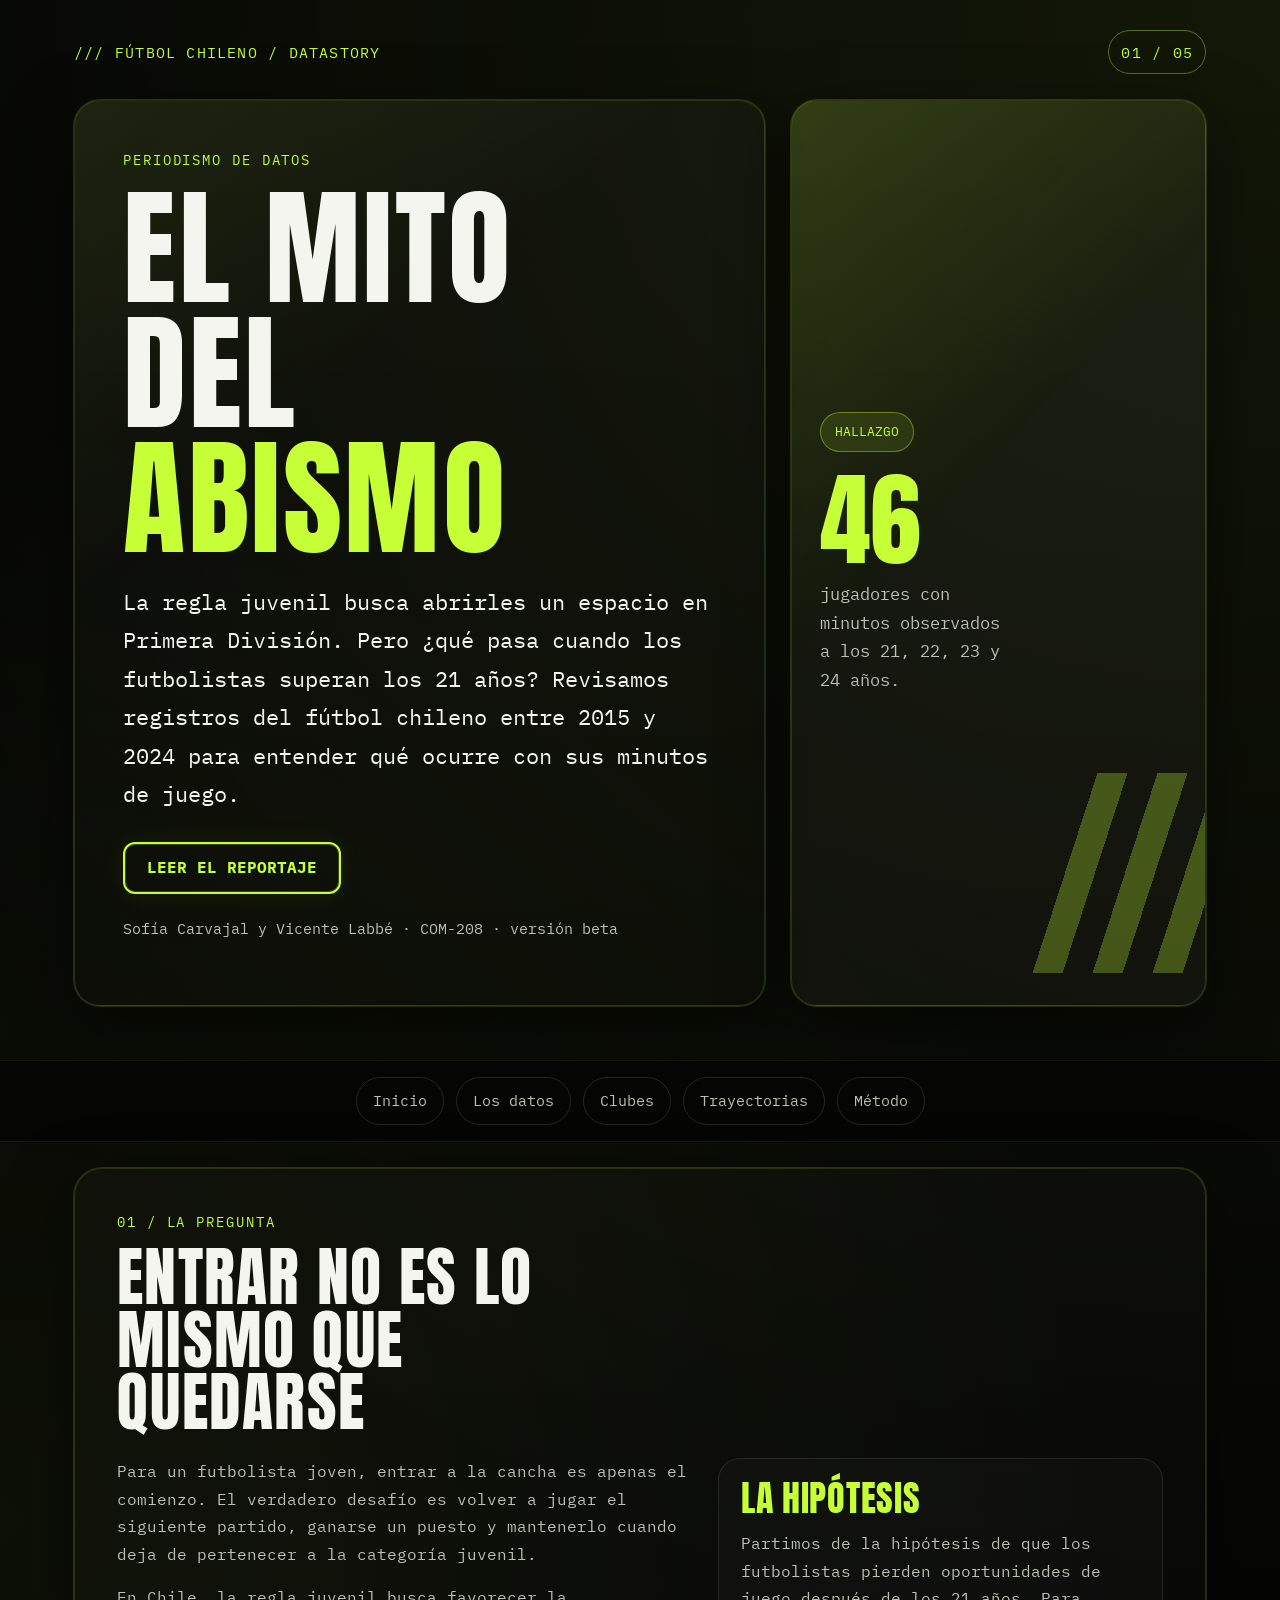
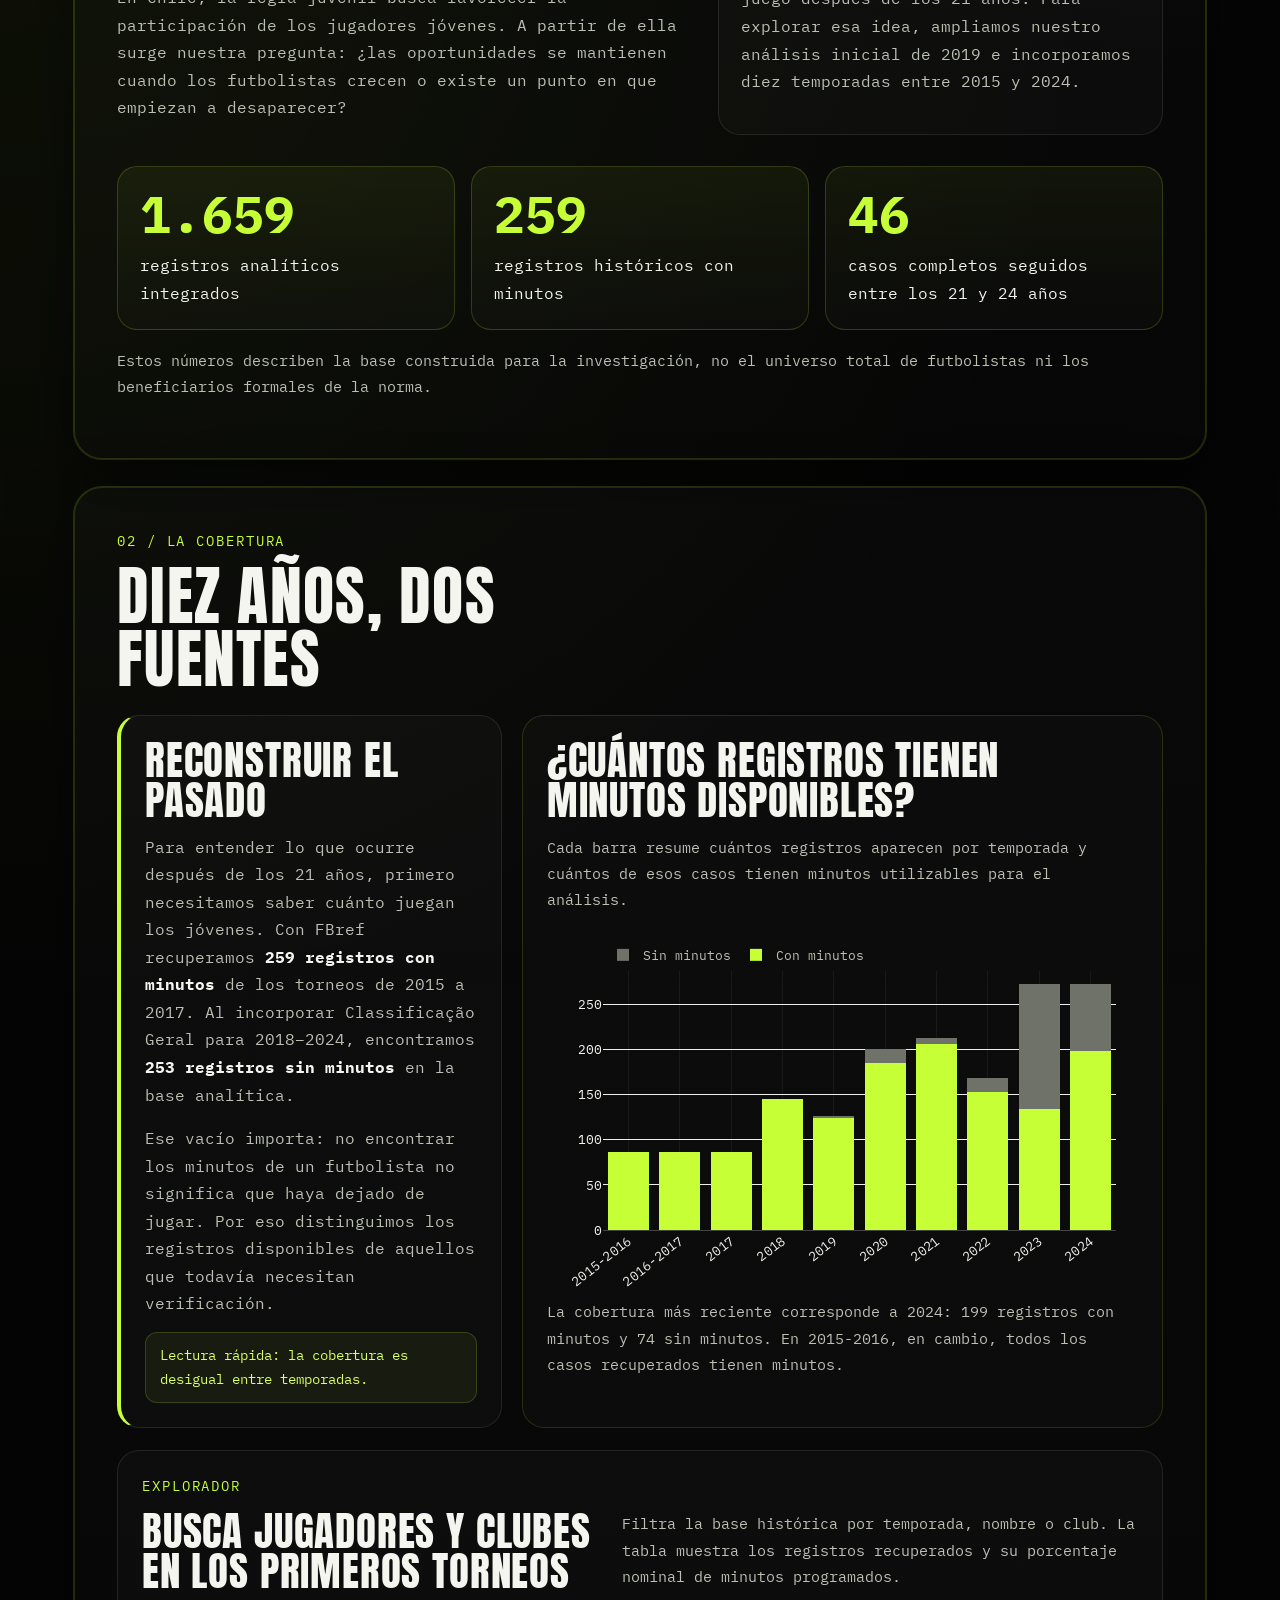
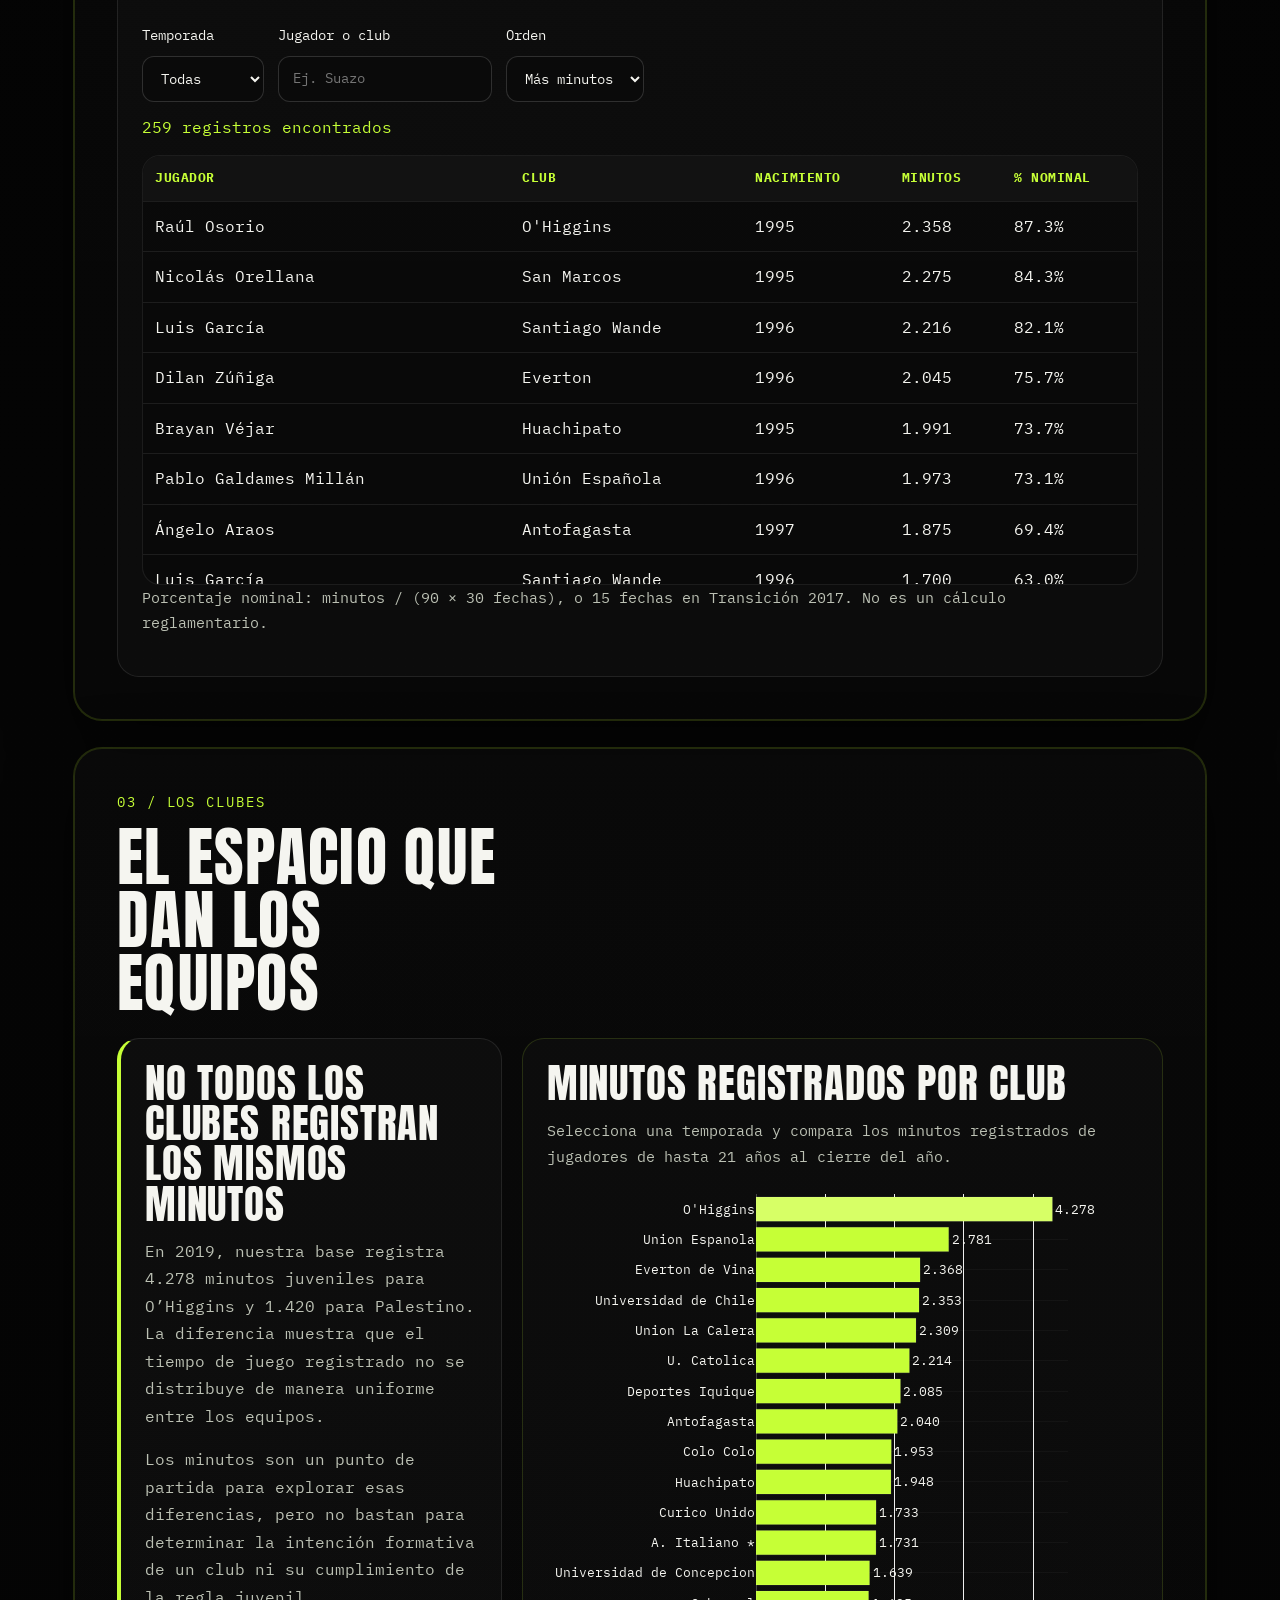
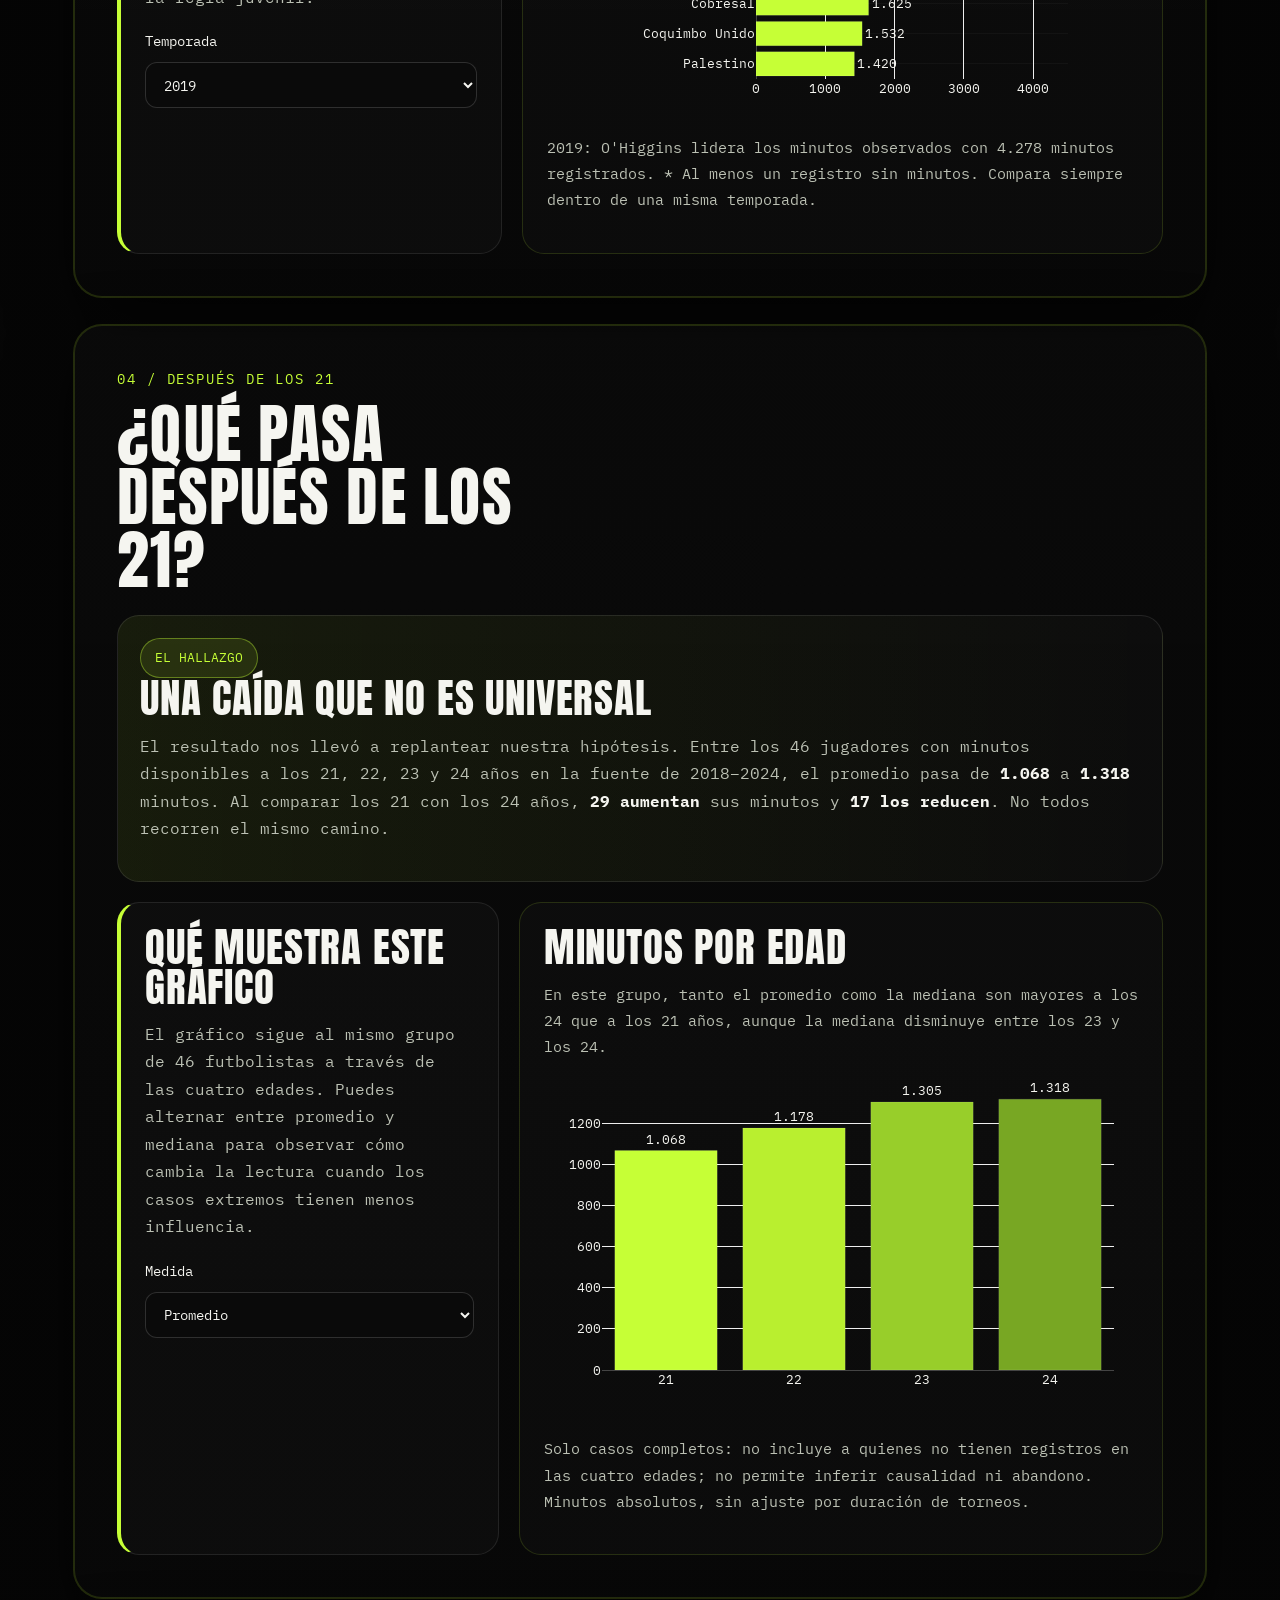
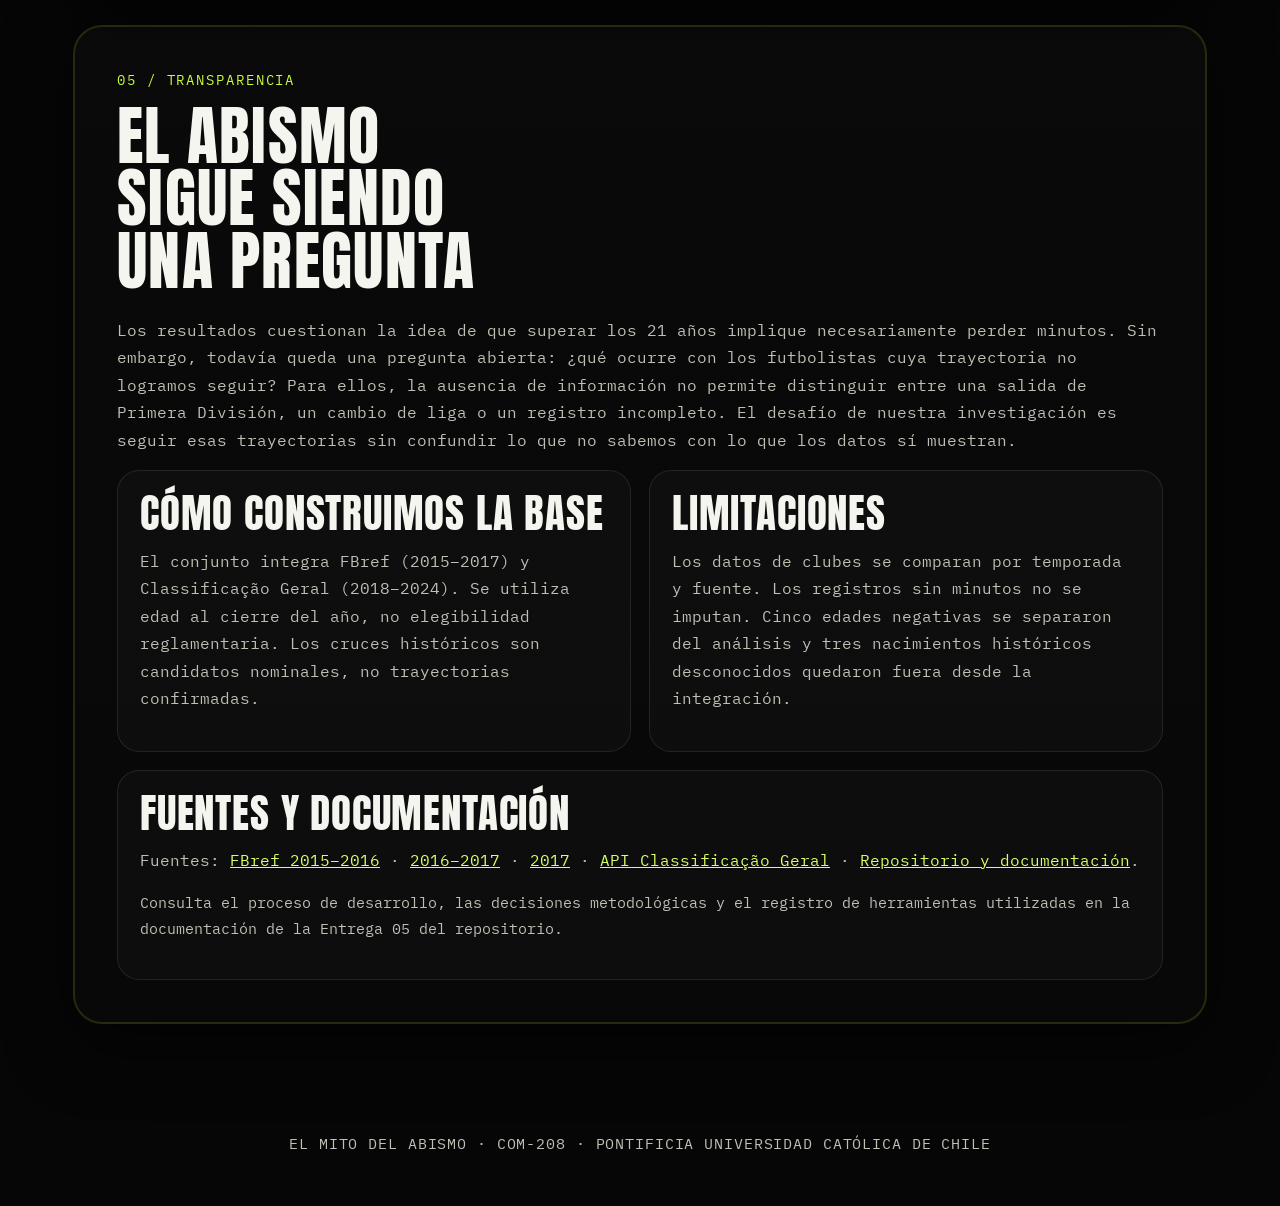
<file: docs/index.html>
<!doctype html>
<html lang="es">
<head>
  <meta charset="utf-8">
  <meta name="viewport" content="width=device-width,initial-scale=1">
  <title>El mito del abismo</title>
  <link rel="stylesheet" href="style.css">
  <script defer src="plotly.min.js"></script>
  <script defer src="data.js"></script>
  <script defer src="script.js"></script>
</head>
<body>
  <div class="page-shell">
    <header class="hero">
      <div class="hero-topline">
        <span>/// FÚTBOL CHILENO / DATASTORY</span>
        <span class="hero-counter">01 / 05</span>
      </div>

      <div class="hero-grid">
        <div class="hero-copy">
          <p class="eyebrow">PERIODISMO DE DATOS</p>
          <h1>EL MITO DEL <span>ABISMO</span></h1>
          <p class="hero-lead">La regla juvenil busca abrirles un espacio en Primera División. Pero ¿qué pasa cuando los futbolistas superan los 21 años? Revisamos registros del fútbol chileno entre 2015 y 2024 para entender qué ocurre con sus minutos de juego.</p>
          <div class="hero-actions">
            <a class="button-primary" href="#introduccion">LEER EL REPORTAJE</a>
          </div>
          <p class="byline">Sofía Carvajal y Vicente Labbé · COM-208 · versión beta</p>
        </div>

        <aside class="hero-panel" aria-label="Resumen principal">
          <div class="badge">HALLAZGO</div>
          <div class="big-number">46</div>
          <p class="hero-panel-copy">jugadores con minutos observados a los 21, 22, 23 y 24 años.</p>
          <div class="slashes"></div>
        </aside>
      </div>
    </header>

    <nav class="menu-capitulos" aria-label="Capítulos">
      <a href="#introduccion">Inicio</a>
      <a href="#historico">Los datos</a>
      <a href="#visualizacion-02">Clubes</a>
      <a href="#trayectorias">Trayectorias</a>
      <a href="#metodologia">Método</a>
    </nav>

    <main>
      <section id="introduccion" class="story-card intro-card">
        <div class="section-head">
          <p class="kicker">01 / LA PREGUNTA</p>
          <h2>Entrar no es lo mismo que quedarse</h2>
        </div>

        <div class="split-copy">
          <div>
            <p>Para un futbolista joven, entrar a la cancha es apenas el comienzo. El verdadero desafío es volver a jugar el siguiente partido, ganarse un puesto y mantenerlo cuando deja de pertenecer a la categoría juvenil.</p>
            <p>En Chile, la regla juvenil busca favorecer la participación de los jugadores jóvenes. A partir de ella surge nuestra pregunta: ¿las oportunidades se mantienen cuando los futbolistas crecen o existe un punto en que empiezan a desaparecer?</p>
          </div>
          <div class="highlight-box">
            <h3>La hipótesis</h3>
            <p>Partimos de la hipótesis de que los futbolistas pierden oportunidades de juego después de los 21 años. Para explorar esa idea, ampliamos nuestro análisis inicial de 2019 e incorporamos diez temporadas entre 2015 y 2024.</p>
          </div>
        </div>

        <div class="stats-grid">
          <article class="stat-card">
            <strong>1.659</strong>
            <span>registros analíticos integrados</span>
          </article>
          <article class="stat-card">
            <strong>259</strong>
            <span>registros históricos con minutos</span>
          </article>
          <article class="stat-card">
            <strong>46</strong>
            <span>casos completos seguidos entre los 21 y 24 años</span>
          </article>
        </div>

        <p class="section-footnote">Estos números describen la base construida para la investigación, no el universo total de futbolistas ni los beneficiarios formales de la norma.</p>
      </section>

      <section id="historico" class="story-card">
        <div class="section-head">
          <p class="kicker">02 / LA COBERTURA</p>
          <h2>Diez años, dos fuentes</h2>
        </div>

        <div class="viz-layout">
          <div class="viz-copy-panel">
            <h3>Reconstruir el pasado</h3>
            <p>Para entender lo que ocurre después de los 21 años, primero necesitamos saber cuánto juegan los jóvenes. Con FBref recuperamos <strong>259 registros con minutos</strong> de los torneos de 2015 a 2017. Al incorporar Classificação Geral para 2018–2024, encontramos <strong>253 registros sin minutos</strong> en la base analítica.</p>
            <p>Ese vacío importa: no encontrar los minutos de un futbolista no significa que haya dejado de jugar. Por eso distinguimos los registros disponibles de aquellos que todavía necesitan verificación.</p>
            <div class="mini-tag">Lectura rápida: la cobertura es desigual entre temporadas.</div>
          </div>

          <div class="viz-panel">
            <div class="viz-title-wrap">
              <h3>¿Cuántos registros tienen minutos disponibles?</h3>
              <p class="viz-caption">Cada barra resume cuántos registros aparecen por temporada y cuántos de esos casos tienen minutos utilizables para el análisis.</p>
            </div>
            <div id="coverage" class="plot" aria-label="Cobertura por temporada"></div>
            <p id="coverage-summary" class="note note-strong"></p>
          </div>
        </div>

        <div class="explorer-block">
          <div class="explorer-header">
            <div>
              <p class="kicker">EXPLORADOR</p>
              <h3>Busca jugadores y clubes en los primeros torneos</h3>
            </div>
            <p class="viz-caption">Filtra la base histórica por temporada, nombre o club. La tabla muestra los registros recuperados y su porcentaje nominal de minutos programados.</p>
          </div>

          <div class="controls">
            <label>Temporada <select id="historical-season"></select></label>
            <label>Jugador o club <input id="search" type="search" placeholder="Ej. Suazo"></label>
            <label>Orden <select id="order"><option value="minutes">Más minutos</option><option value="name">Nombre</option></select></label>
          </div>

          <p id="result-count" class="result-count" aria-live="polite"></p>
          <div class="table-scroll">
            <table>
              <thead>
                <tr><th>Jugador</th><th>Club</th><th>Nacimiento</th><th>Minutos</th><th>% nominal</th></tr>
              </thead>
              <tbody id="historical-rows"></tbody>
            </table>
          </div>
          <p class="note">Porcentaje nominal: minutos / (90 × 30 fechas), o 15 fechas en Transición 2017. No es un cálculo reglamentario.</p>
        </div>
      </section>

      <section id="visualizacion-02" class="story-card">
        <div class="section-head">
          <p class="kicker">03 / LOS CLUBES</p>
          <h2>El espacio que dan los equipos</h2>
        </div>

        <div class="viz-layout">
          <div class="viz-copy-panel accent-left">
            <h3>No todos los clubes registran los mismos minutos</h3>
            <p>En 2019, nuestra base registra 4.278 minutos juveniles para O’Higgins y 1.420 para Palestino. La diferencia muestra que el tiempo de juego registrado no se distribuye de manera uniforme entre los equipos.</p>
            <p>Los minutos son un punto de partida para explorar esas diferencias, pero no bastan para determinar la intención formativa de un club ni su cumplimiento de la regla juvenil.</p>
            <label class="compact-label">Temporada <select id="club-season"></select></label>
          </div>

          <div class="viz-panel">
            <div class="viz-title-wrap">
              <h3>Minutos registrados por club</h3>
              <p class="viz-caption">Selecciona una temporada y compara los minutos registrados de jugadores de hasta 21 años al cierre del año.</p>
            </div>
            <div id="clubs" class="plot" aria-label="Minutos por club"></div>
            <p id="club-note" class="note note-strong"></p>
          </div>
        </div>
      </section>

      <section id="trayectorias" class="story-card">
        <div class="section-head">
          <p class="kicker">04 / DESPUÉS DE LOS 21</p>
          <h2>¿Qué pasa después de los 21?</h2>
        </div>

        <div class="conclusion-banner">
          <span class="badge">EL HALLAZGO</span>
          <h3>Una caída que no es universal</h3>
          <p>El resultado nos llevó a replantear nuestra hipótesis. Entre los 46 jugadores con minutos disponibles a los 21, 22, 23 y 24 años en la fuente de 2018–2024, el promedio pasa de <strong>1.068</strong> a <strong>1.318</strong> minutos. Al comparar los 21 con los 24 años, <strong>29 aumentan</strong> sus minutos y <strong>17 los reducen</strong>. No todos recorren el mismo camino.</p>
        </div>

        <div class="viz-layout single-viz">
          <div class="viz-copy-panel">
            <h3>Qué muestra este gráfico</h3>
            <p>El gráfico sigue al mismo grupo de 46 futbolistas a través de las cuatro edades. Puedes alternar entre promedio y mediana para observar cómo cambia la lectura cuando los casos extremos tienen menos influencia.</p>
            <label class="compact-label">Medida <select id="metric"><option value="promedio">Promedio</option><option value="mediana">Mediana</option></select></label>
          </div>

          <div class="viz-panel">
            <div class="viz-title-wrap">
              <h3>Minutos por edad</h3>
              <p class="viz-caption">En este grupo, tanto el promedio como la mediana son mayores a los 24 que a los 21 años, aunque la mediana disminuye entre los 23 y los 24.</p>
            </div>
            <div id="ages" class="plot" aria-label="Minutos por edad"></div>
            <p id="age-note" class="note note-strong">Solo casos completos: no incluye a quienes no tienen registros en las cuatro edades; no permite inferir causalidad ni abandono. Minutos absolutos, sin ajuste por duración de torneos.</p>
          </div>
        </div>
      </section>

      <section id="metodologia" class="story-card method-card">
        <div class="section-head">
          <p class="kicker">05 / TRANSPARENCIA</p>
          <h2>El abismo sigue siendo una pregunta</h2>
        </div>

        <p>Los resultados cuestionan la idea de que superar los 21 años implique necesariamente perder minutos. Sin embargo, todavía queda una pregunta abierta: ¿qué ocurre con los futbolistas cuya trayectoria no logramos seguir? Para ellos, la ausencia de información no permite distinguir entre una salida de Primera División, un cambio de liga o un registro incompleto. El desafío de nuestra investigación es seguir esas trayectorias sin confundir lo que no sabemos con lo que los datos sí muestran.</p>
        <div class="method-grid">
          <div class="method-box">
            <h3>Cómo construimos la base</h3>
            <p>El conjunto integra FBref (2015–2017) y Classificação Geral (2018–2024). Se utiliza edad al cierre del año, no elegibilidad reglamentaria. Los cruces históricos son candidatos nominales, no trayectorias confirmadas.</p>
          </div>
          <div class="method-box">
            <h3>Limitaciones</h3>
            <p>Los datos de clubes se comparan por temporada y fuente. Los registros sin minutos no se imputan. Cinco edades negativas se separaron del análisis y tres nacimientos históricos desconocidos quedaron fuera desde la integración.</p>
          </div>
        </div>

        <div class="sources-box">
          <h3>Fuentes y documentación</h3>
          <p>Fuentes: <a href="https://fbref.com/en/comps/35/2015-2016/stats/2015-2016-Liga-de-Primera-Stats">FBref 2015–2016</a> · <a href="https://fbref.com/en/comps/35/2016-2017/stats/2016-2017-Liga-de-Primera-Stats">2016–2017</a> · <a href="https://fbref.com/en/comps/35/2017/stats/2017-Liga-de-Primera-Stats">2017</a> · <a href="https://api.classificacaogeral.com.br/v1/competitions/265/editions/2018/players">API Classificação Geral</a> · <a href="https://github.com/vicentelabbe/proyecto-narracion-grafica-sub21">Repositorio y documentación</a>.</p>
          <p class="note">Consulta el proceso de desarrollo, las decisiones metodológicas y el registro de herramientas utilizadas en la documentación de la Entrega 05 del repositorio.</p>
        </div>
      </section>
    </main>

    <footer>
      EL MITO DEL ABISMO · COM-208 · PONTIFICIA UNIVERSIDAD CATÓLICA DE CHILE
    </footer>
  </div>
</body>
</html>
</file>
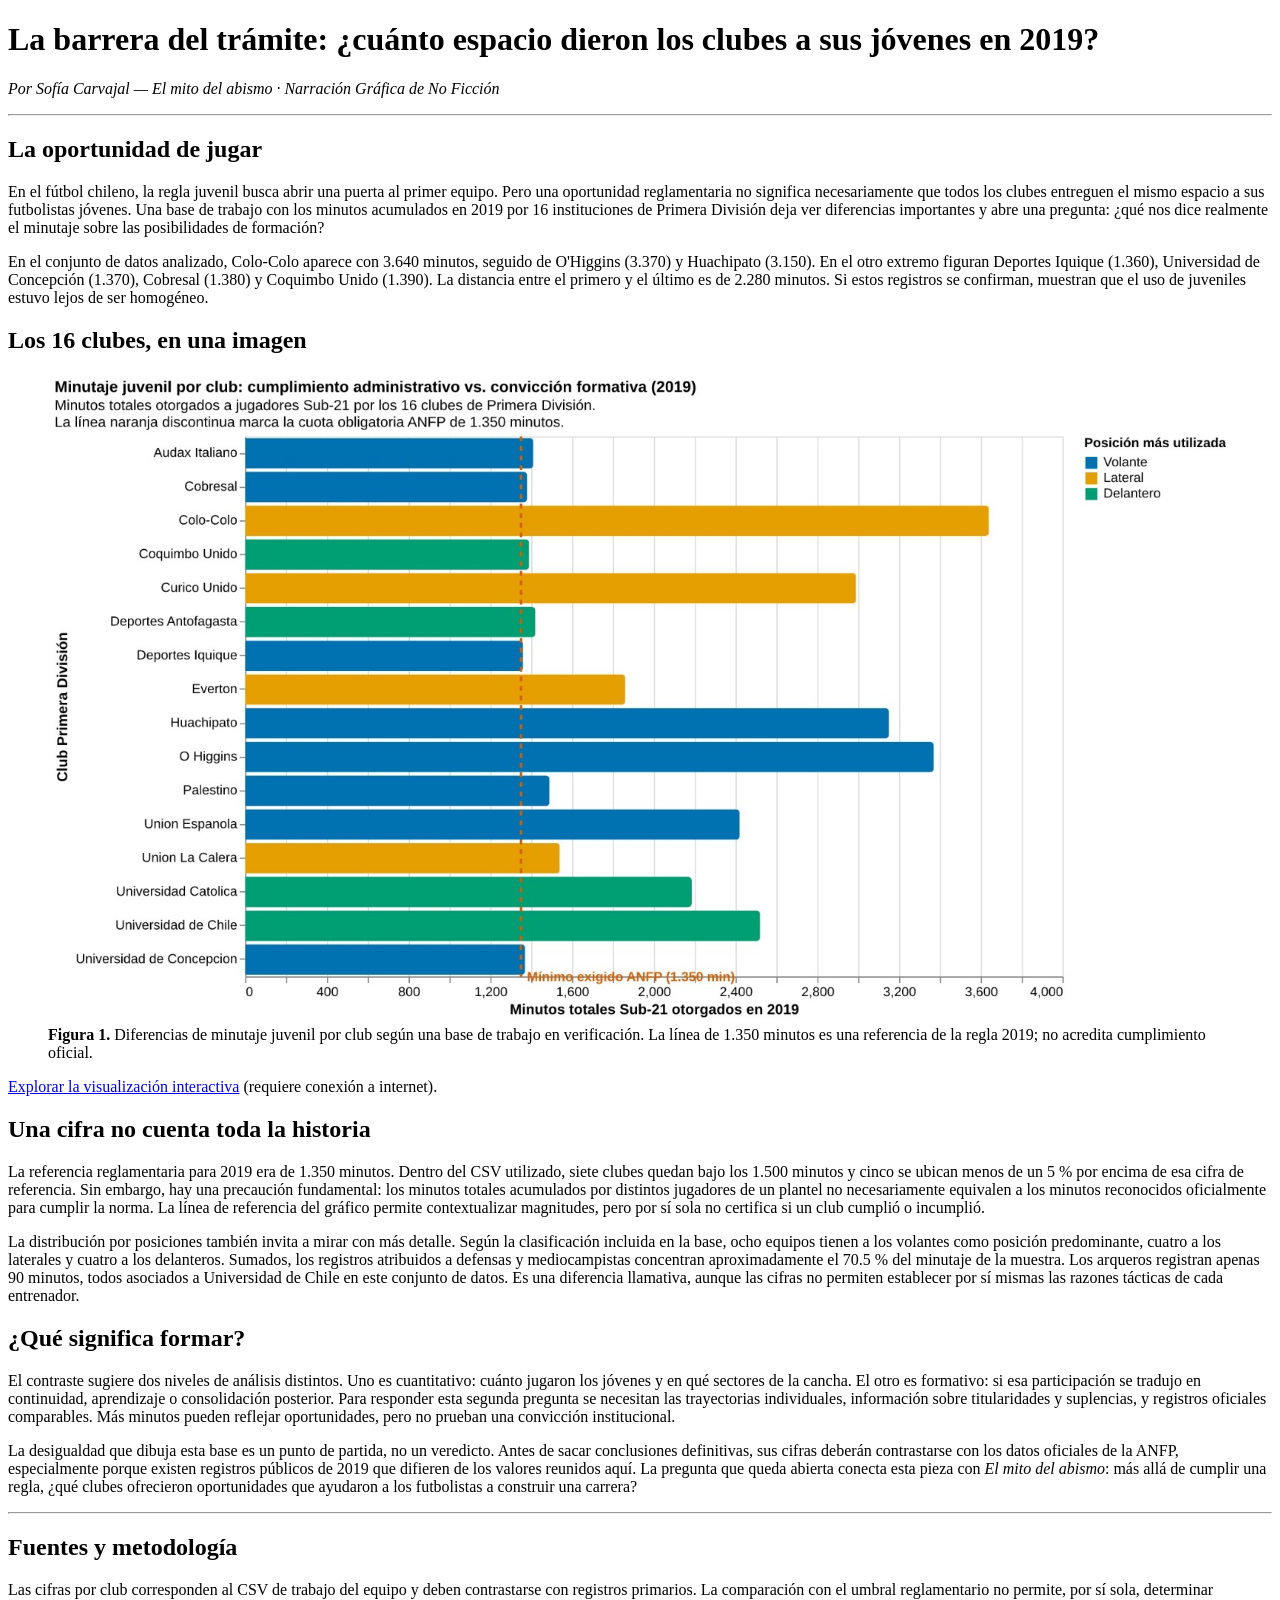
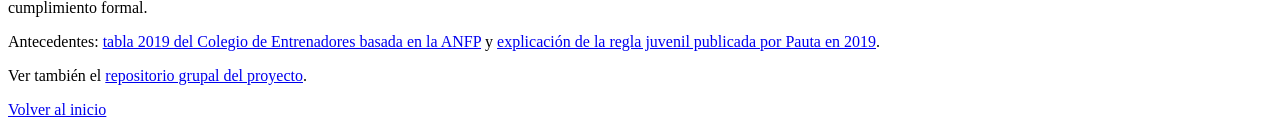
<file: Entrega_04/Carvajal_Sofia_vis_02/sitio_web/index.html>
<!DOCTYPE html>
<html lang="es">
<head>
  <meta charset="UTF-8">
  <meta name="viewport" content="width=device-width, initial-scale=1.0">
  <title>La barrera del trámite | El mito del abismo</title>
</head>
<body>
  <header id="inicio">
    <h1>La barrera del trámite: ¿cuánto espacio dieron los clubes a sus jóvenes en 2019?</h1>
    <p><em>Por Sofía Carvajal — El mito del abismo · Narración Gráfica de No Ficción</em></p>
  </header>
  <hr>
  <main>
    <article>
      <section>
        <h2>La oportunidad de jugar</h2>
        <p>En el fútbol chileno, la regla juvenil busca abrir una puerta al primer equipo. Pero una oportunidad reglamentaria no significa necesariamente que todos los clubes entreguen el mismo espacio a sus futbolistas jóvenes. Una base de trabajo con los minutos acumulados en 2019 por 16 instituciones de Primera División deja ver diferencias importantes y abre una pregunta: ¿qué nos dice realmente el minutaje sobre las posibilidades de formación?</p>
        <p>En el conjunto de datos analizado, Colo-Colo aparece con 3.640 minutos, seguido de O&#x27;Higgins (3.370) y Huachipato (3.150). En el otro extremo figuran Deportes Iquique (1.360), Universidad de Concepción (1.370), Cobresal (1.380) y Coquimbo Unido (1.390). La distancia entre el primero y el último es de 2.280 minutos. Si estos registros se confirman, muestran que el uso de juveniles estuvo lejos de ser homogéneo.</p>
      </section>
      <section>
        <h2>Los 16 clubes, en una imagen</h2>
        <figure>
          <img src="imagen_visualizacion.png" alt="Gráfico de barras horizontales con los 16 clubes de Primera División, los minutos juveniles de la base de trabajo de 2019, una referencia de 1.350 minutos y colores para la posición más utilizada." width="100%">
          <figcaption><strong>Figura 1.</strong> Diferencias de minutaje juvenil por club según una base de trabajo en verificación. La línea de 1.350 minutos es una referencia de la regla 2019; no acredita cumplimiento oficial.</figcaption>
        </figure>
        <p><a href="vis_02.html">Explorar la visualización interactiva</a> (requiere conexión a internet).</p>
      </section>
      <section>
        <h2>Una cifra no cuenta toda la historia</h2>
        <p>La referencia reglamentaria para 2019 era de 1.350 minutos. Dentro del CSV utilizado, siete clubes quedan bajo los 1.500 minutos y cinco se ubican menos de un 5 % por encima de esa cifra de referencia. Sin embargo, hay una precaución fundamental: los minutos totales acumulados por distintos jugadores de un plantel no necesariamente equivalen a los minutos reconocidos oficialmente para cumplir la norma. La línea de referencia del gráfico permite contextualizar magnitudes, pero por sí sola no certifica si un club cumplió o incumplió.</p>
        <p>La distribución por posiciones también invita a mirar con más detalle. Según la clasificación incluida en la base, ocho equipos tienen a los volantes como posición predominante, cuatro a los laterales y cuatro a los delanteros. Sumados, los registros atribuidos a defensas y mediocampistas concentran aproximadamente el 70.5 % del minutaje de la muestra. Los arqueros registran apenas 90 minutos, todos asociados a Universidad de Chile en este conjunto de datos. Es una diferencia llamativa, aunque las cifras no permiten establecer por sí mismas las razones tácticas de cada entrenador.</p>
      </section>
      <section>
        <h2>¿Qué significa formar?</h2>
        <p>El contraste sugiere dos niveles de análisis distintos. Uno es cuantitativo: cuánto jugaron los jóvenes y en qué sectores de la cancha. El otro es formativo: si esa participación se tradujo en continuidad, aprendizaje o consolidación posterior. Para responder esta segunda pregunta se necesitan las trayectorias individuales, información sobre titularidades y suplencias, y registros oficiales comparables. Más minutos pueden reflejar oportunidades, pero no prueban una convicción institucional.</p>
        <p>La desigualdad que dibuja esta base es un punto de partida, no un veredicto. Antes de sacar conclusiones definitivas, sus cifras deberán contrastarse con los datos oficiales de la ANFP, especialmente porque existen registros públicos de 2019 que difieren de los valores reunidos aquí. La pregunta que queda abierta conecta esta pieza con <em>El mito del abismo</em>: más allá de cumplir una regla, ¿qué clubes ofrecieron oportunidades que ayudaron a los futbolistas a construir una carrera?</p>
      </section>
    </article>
  </main>
  <hr>
  <footer>
    <h2>Fuentes y metodología</h2>
    <p>Las cifras por club corresponden al CSV de trabajo del equipo y deben contrastarse con registros primarios. La comparación con el umbral reglamentario no permite, por sí sola, determinar cumplimiento formal.</p>
    <p>Antecedentes: <a href="https://www.ctfutbol.cl/tabla-de-minutos-sub-20-primera-division/">tabla 2019 del Colegio de Entrenadores basada en la ANFP</a> y <a href="https://www.pauta.cl/deportes/2019/08/03/los-jugadores-sub-21-en-primera-division-del-futbol-chileno-2019.html">explicación de la regla juvenil publicada por Pauta en 2019</a>.</p>
    <p>Ver también el <a href="https://github.com/vicentelabbe/proyecto-narracion-grafica-sub21">repositorio grupal del proyecto</a>.</p>
    <p><a href="#inicio">Volver al inicio</a></p>
  </footer>
</body>
</html>
</file>
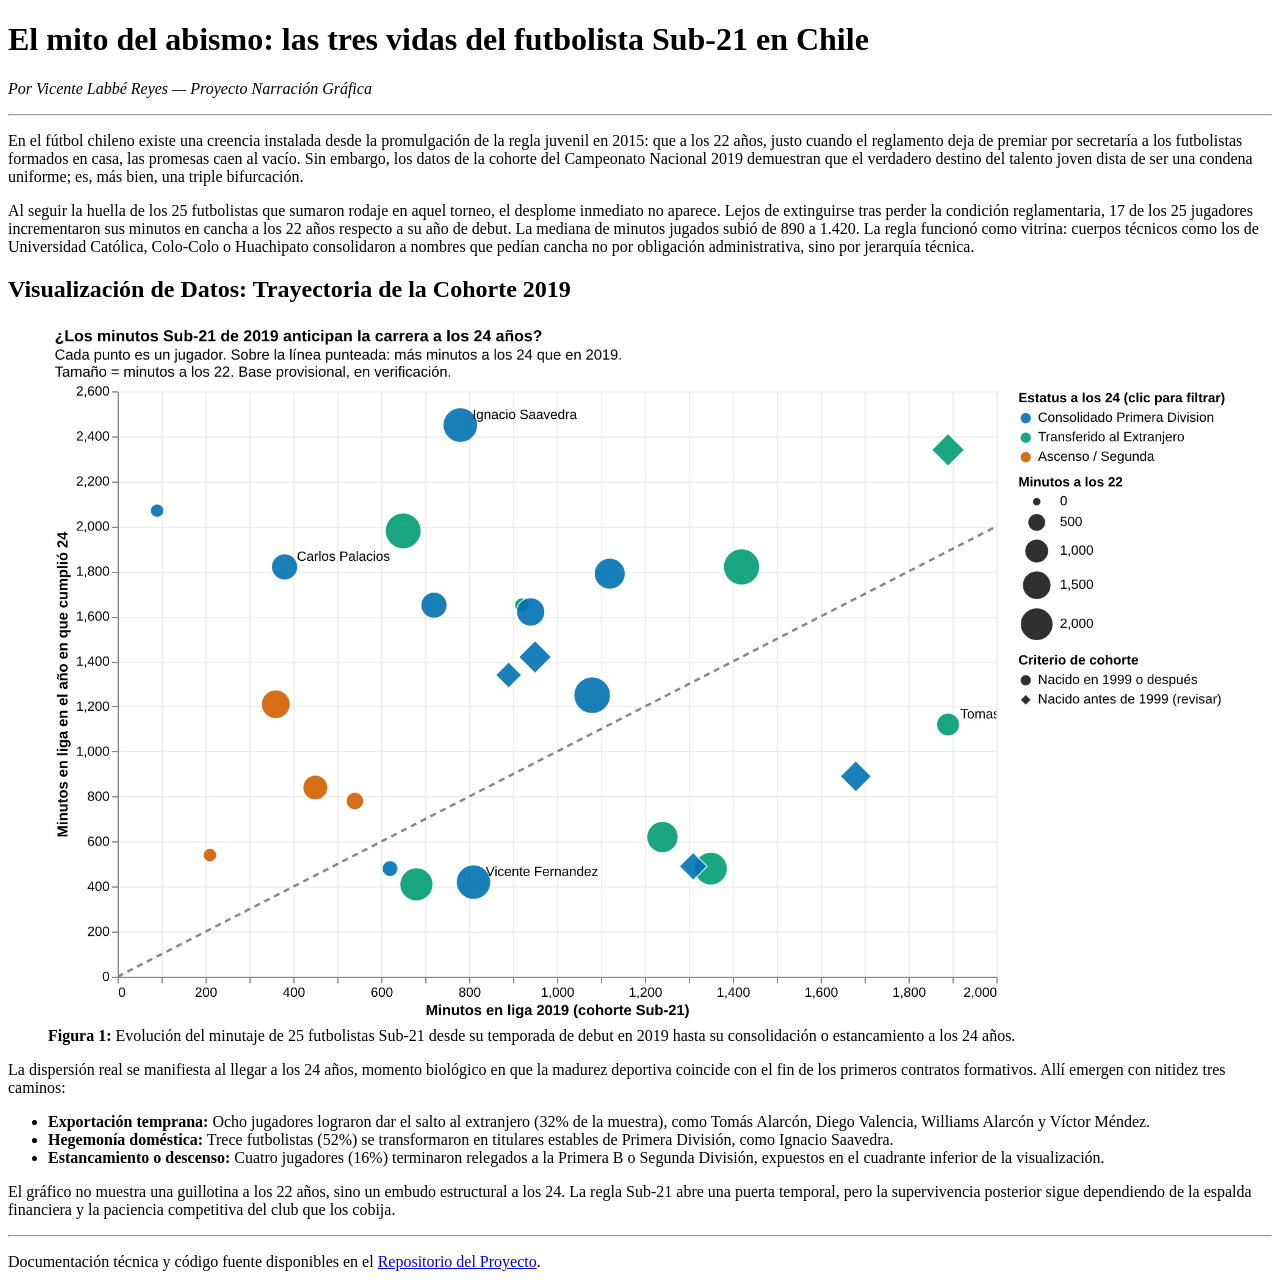
<file: Entrega_04/Labbe_Vicente_vis_01/sitio_web/index.html>
<!DOCTYPE html>
<html lang="es">
<head>
    <meta charset="UTF-8">
    <meta name="viewport" content="width=device-width, initial-scale=1.0">
    <title>El Mito del Abismo: Regla Sub-21</title>
</head>
<body>
    <header>
        <h1>El mito del abismo: las tres vidas del futbolista Sub-21 en Chile</h1>
        <p><em>Por Vicente Labbé Reyes — Proyecto Narración Gráfica</em></p>
    </header>

    <hr>

    <main>
        <section>
            <p>En el fútbol chileno existe una creencia instalada desde la promulgación de la regla juvenil en 2015: que a los 22 años, justo cuando el reglamento deja de premiar por secretaría a los futbolistas formados en casa, las promesas caen al vacío. Sin embargo, los datos de la cohorte del Campeonato Nacional 2019 demuestran que el verdadero destino del talento joven dista de ser una condena uniforme; es, más bien, una triple bifurcación.</p>
            
            <p>Al seguir la huella de los 25 futbolistas que sumaron rodaje en aquel torneo, el desplome inmediato no aparece. Lejos de extinguirse tras perder la condición reglamentaria, 17 de los 25 jugadores incrementaron sus minutos en cancha a los 22 años respecto a su año de debut. La mediana de minutos jugados subió de 890 a 1.420. La regla funcionó como vitrina: cuerpos técnicos como los de Universidad Católica, Colo-Colo o Huachipato consolidaron a nombres que pedían cancha no por obligación administrativa, sino por jerarquía técnica.</p>
        </section>

        <section>
            <h2>Visualización de Datos: Trayectoria de la Cohorte 2019</h2>
            <figure>
                <img src="imagen_visualizacion.jpg" alt="Gráfico de dispersión con el seguimiento de minutos a los 22 y 24 años de la cohorte Sub-21 2019" width="100%">
                <figcaption><strong>Figura 1:</strong> Evolución del minutaje de 25 futbolistas Sub-21 desde su temporada de debut en 2019 hasta su consolidación o estancamiento a los 24 años.</figcaption>
            </figure>
        </section>

        <section>
            <p>La dispersión real se manifiesta al llegar a los 24 años, momento biológico en que la madurez deportiva coincide con el fin de los primeros contratos formativos. Allí emergen con nitidez tres caminos:</p>
            
            <ul>
                <li><strong>Exportación temprana:</strong> Ocho jugadores lograron dar el salto al extranjero (32% de la muestra), como Tomás Alarcón, Diego Valencia, Williams Alarcón y Víctor Méndez.</li>
                <li><strong>Hegemonía doméstica:</strong> Trece futbolistas (52%) se transformaron en titulares estables de Primera División, como Ignacio Saavedra.</li>
                <li><strong>Estancamiento o descenso:</strong> Cuatro jugadores (16%) terminaron relegados a la Primera B o Segunda División, expuestos en el cuadrante inferior de la visualización.</li>
            </ul>

            <p>El gráfico no muestra una guillotina a los 22 años, sino un embudo estructural a los 24. La regla Sub-21 abre una puerta temporal, pero la supervivencia posterior sigue dependiendo de la espalda financiera y la paciencia competitiva del club que los cobija.</p>
        </section>
    </main>

    <hr>

    <footer>
        <p>Documentación técnica y código fuente disponibles en el <a href="https://github.com/vicentelabbe/proyecto-narracion-grafica-sub21" target="_blank">Repositorio del Proyecto</a>.</p>
    </footer>
</body>
</html>
</file>
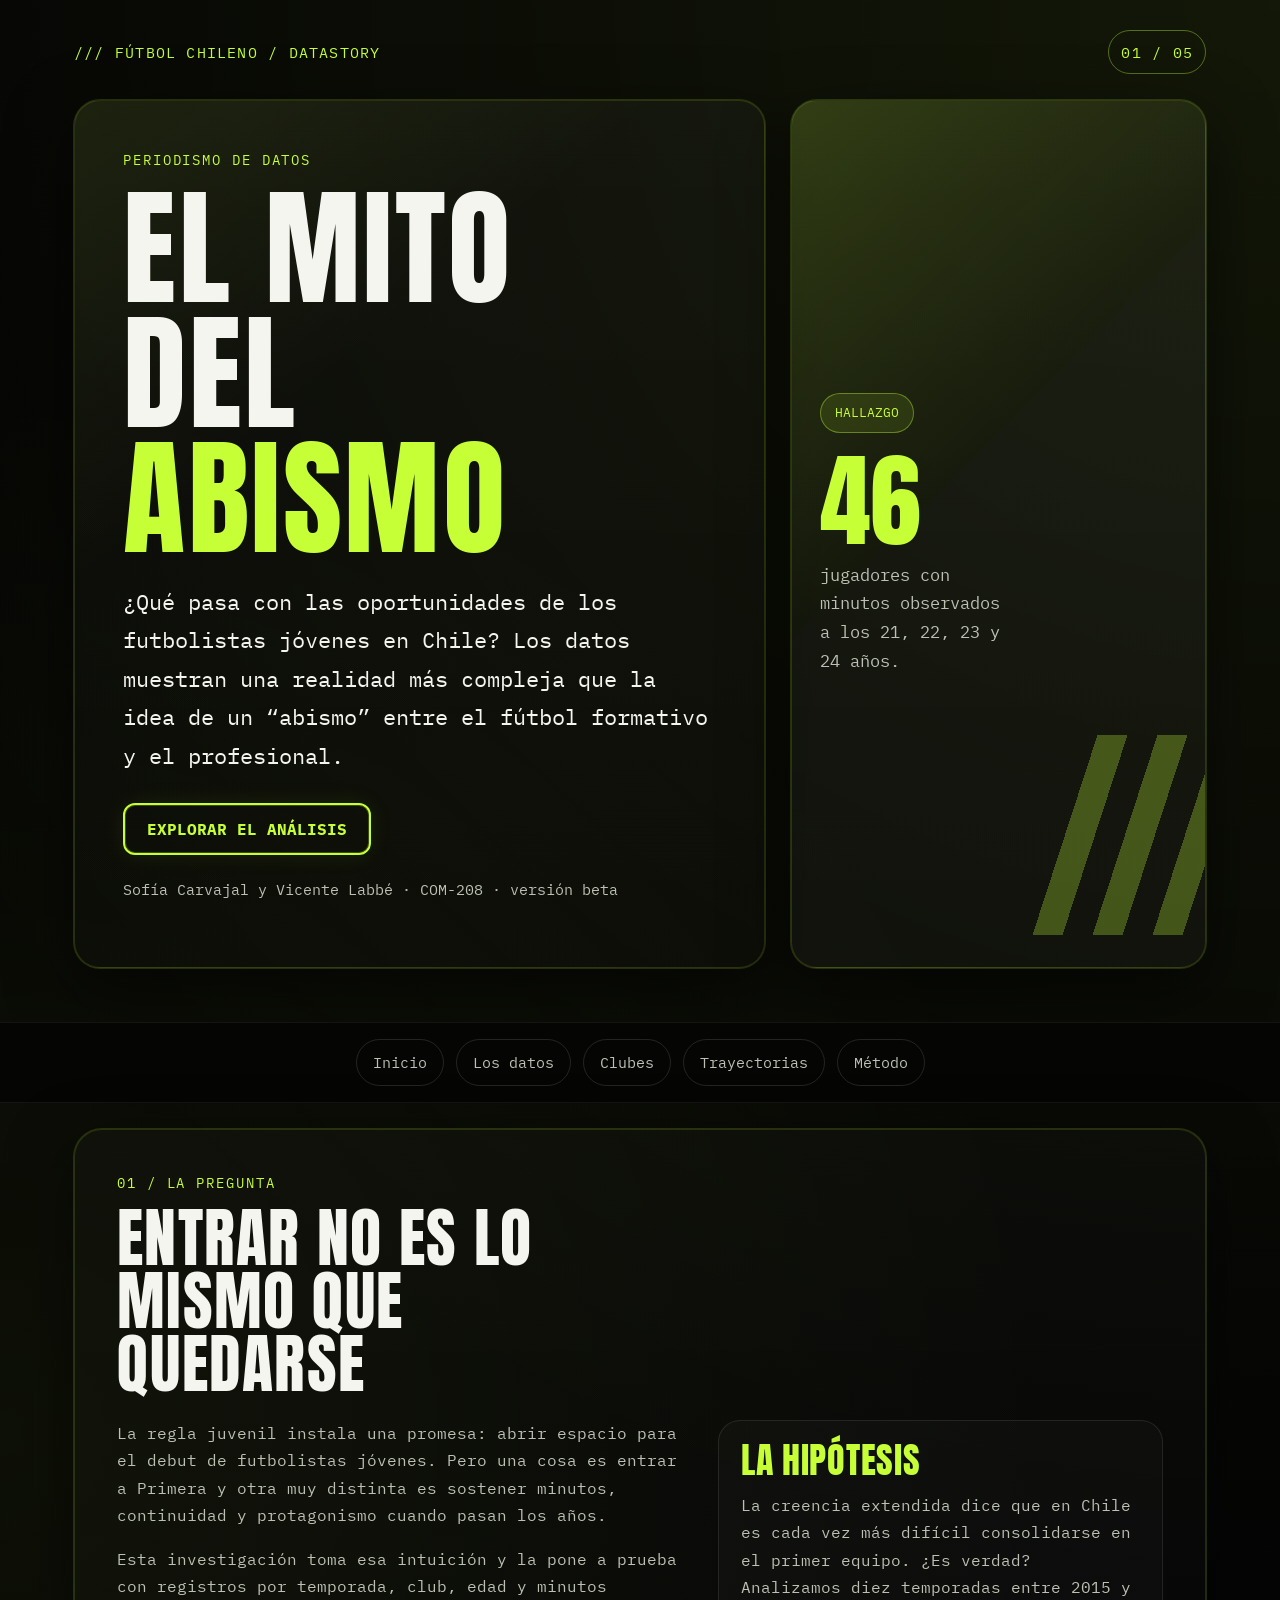
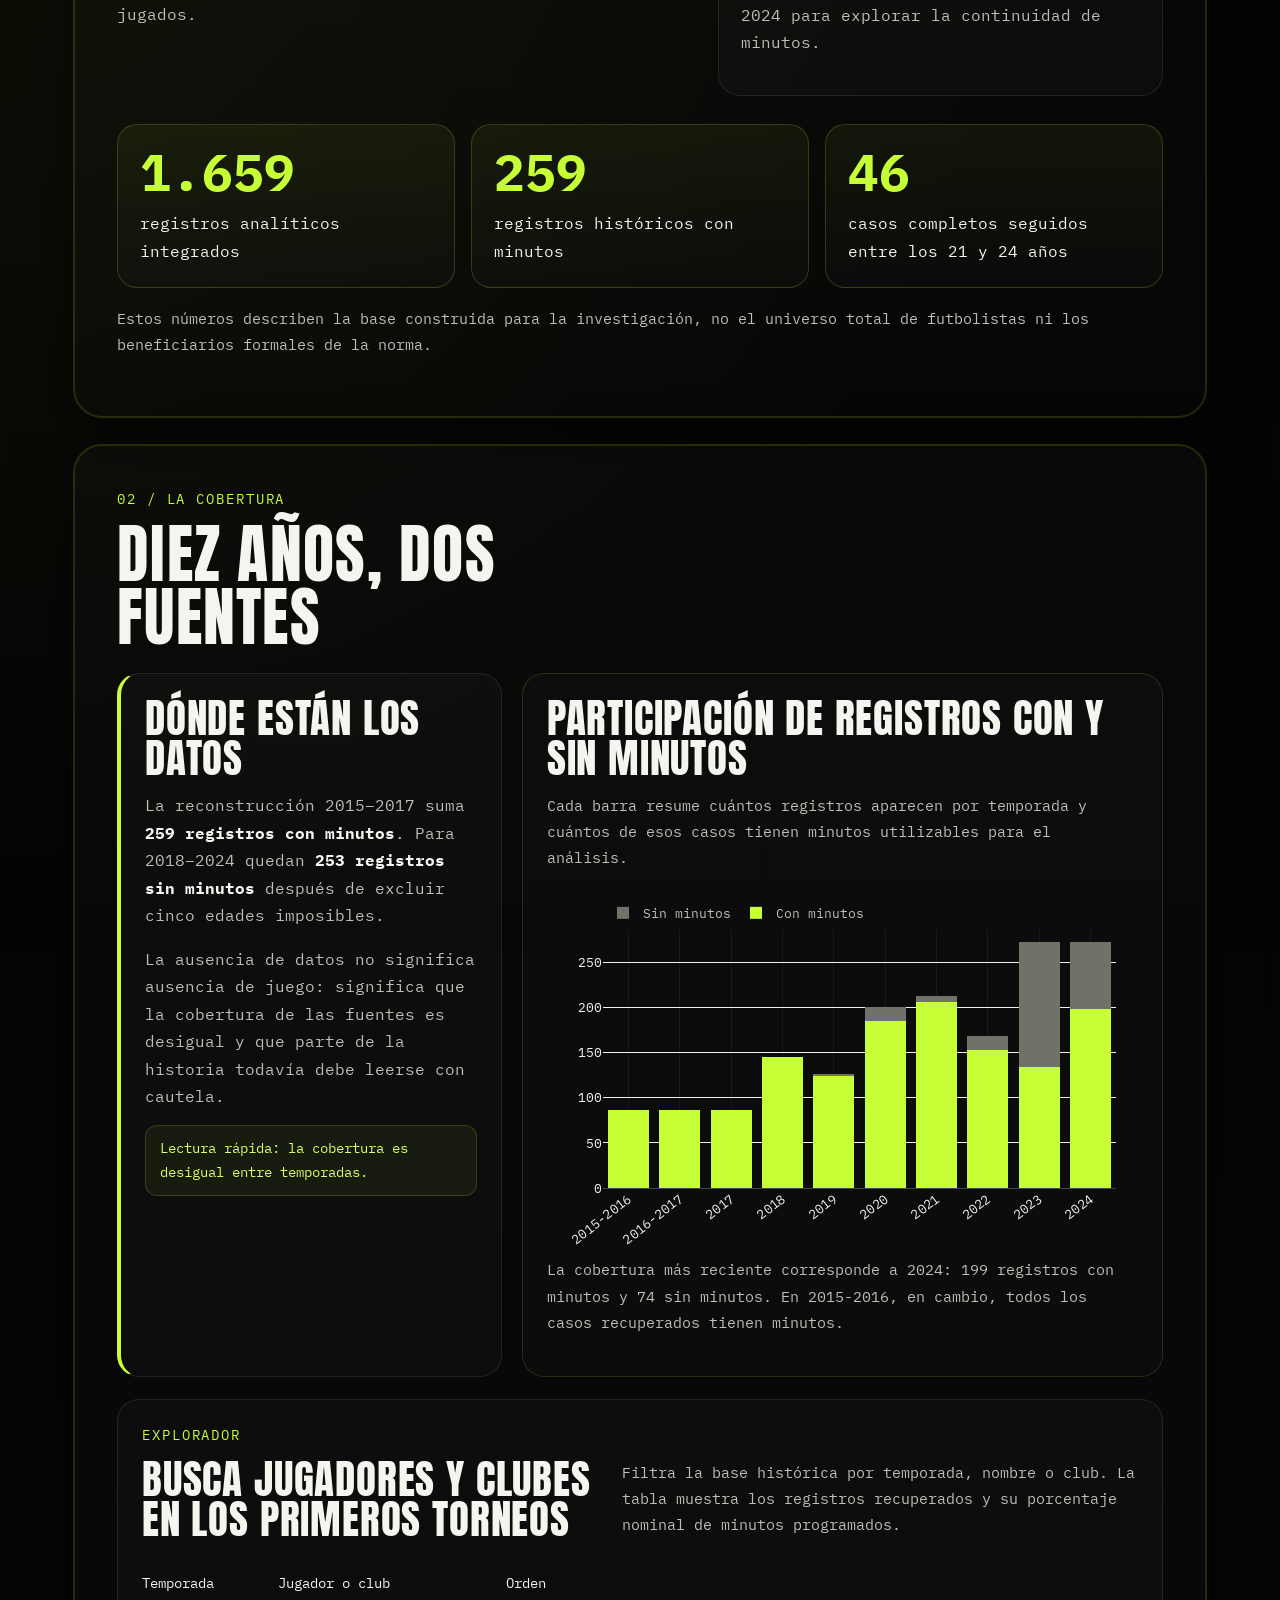
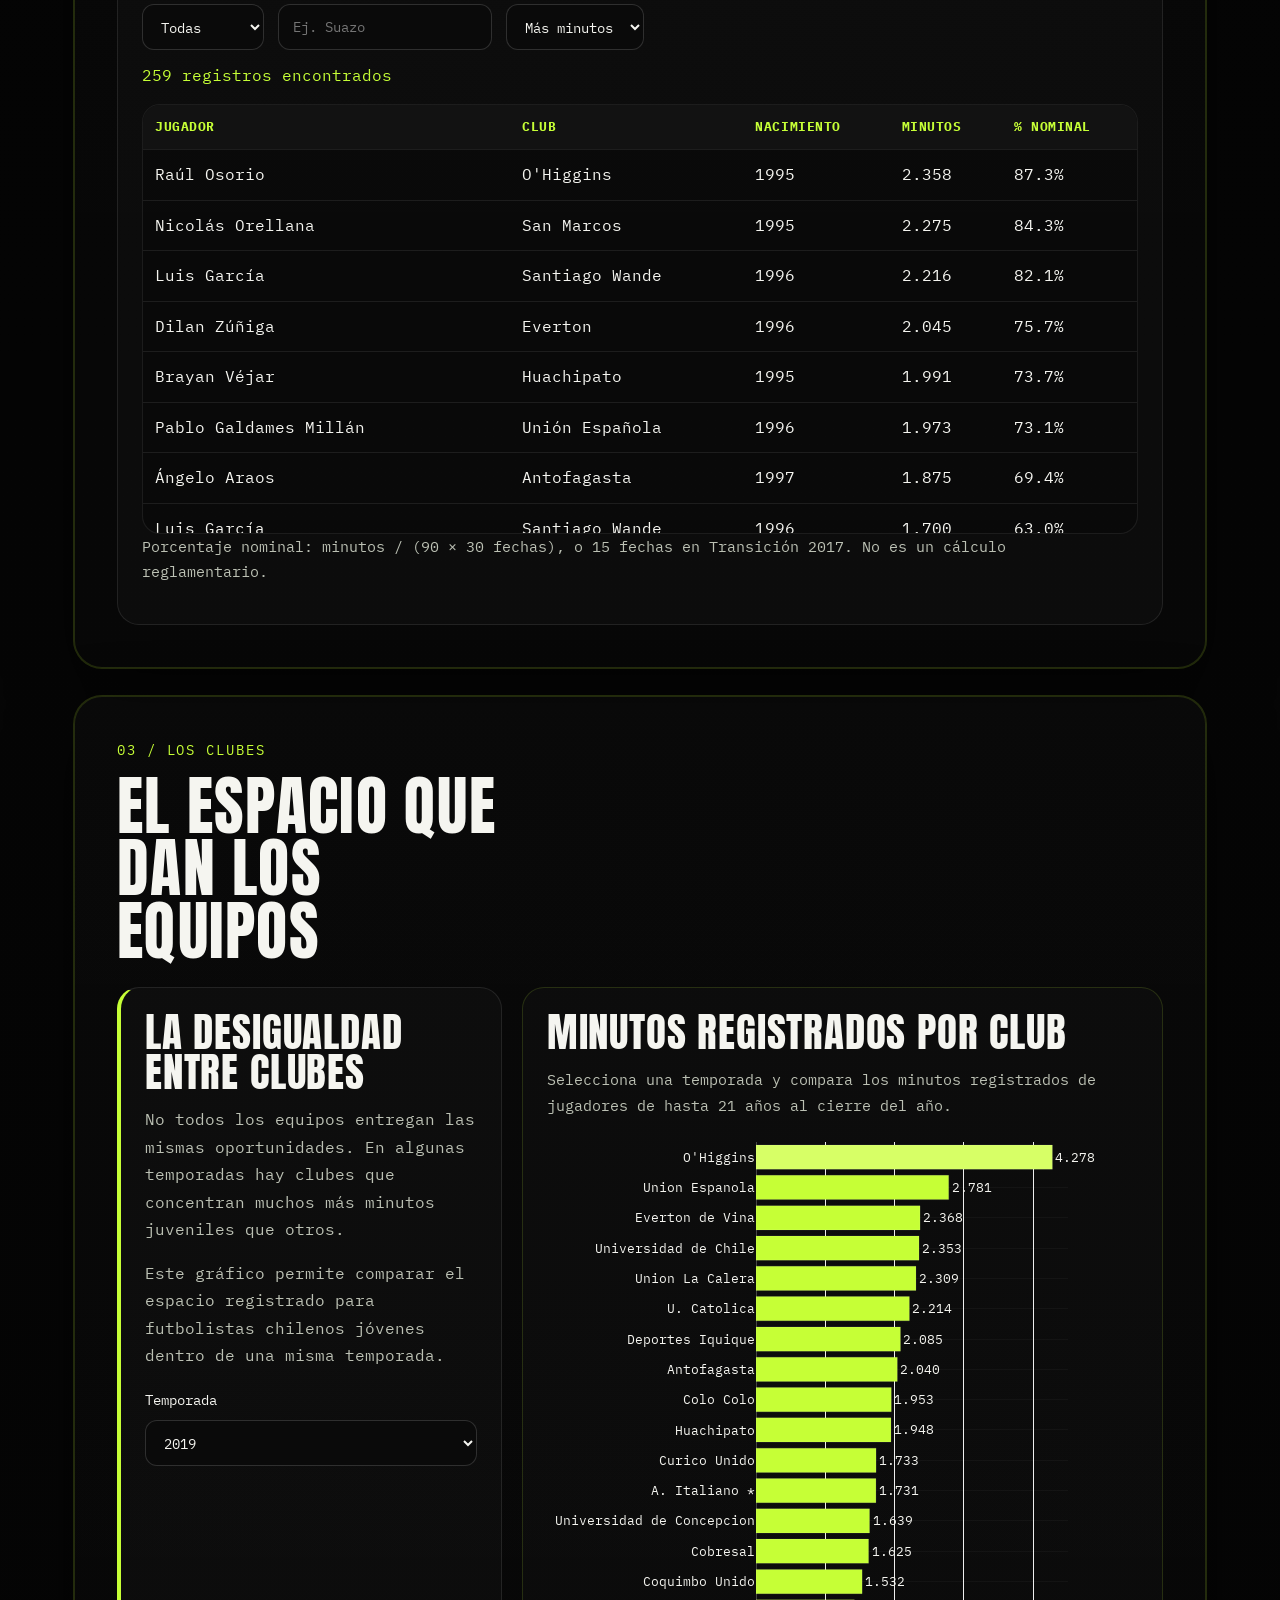
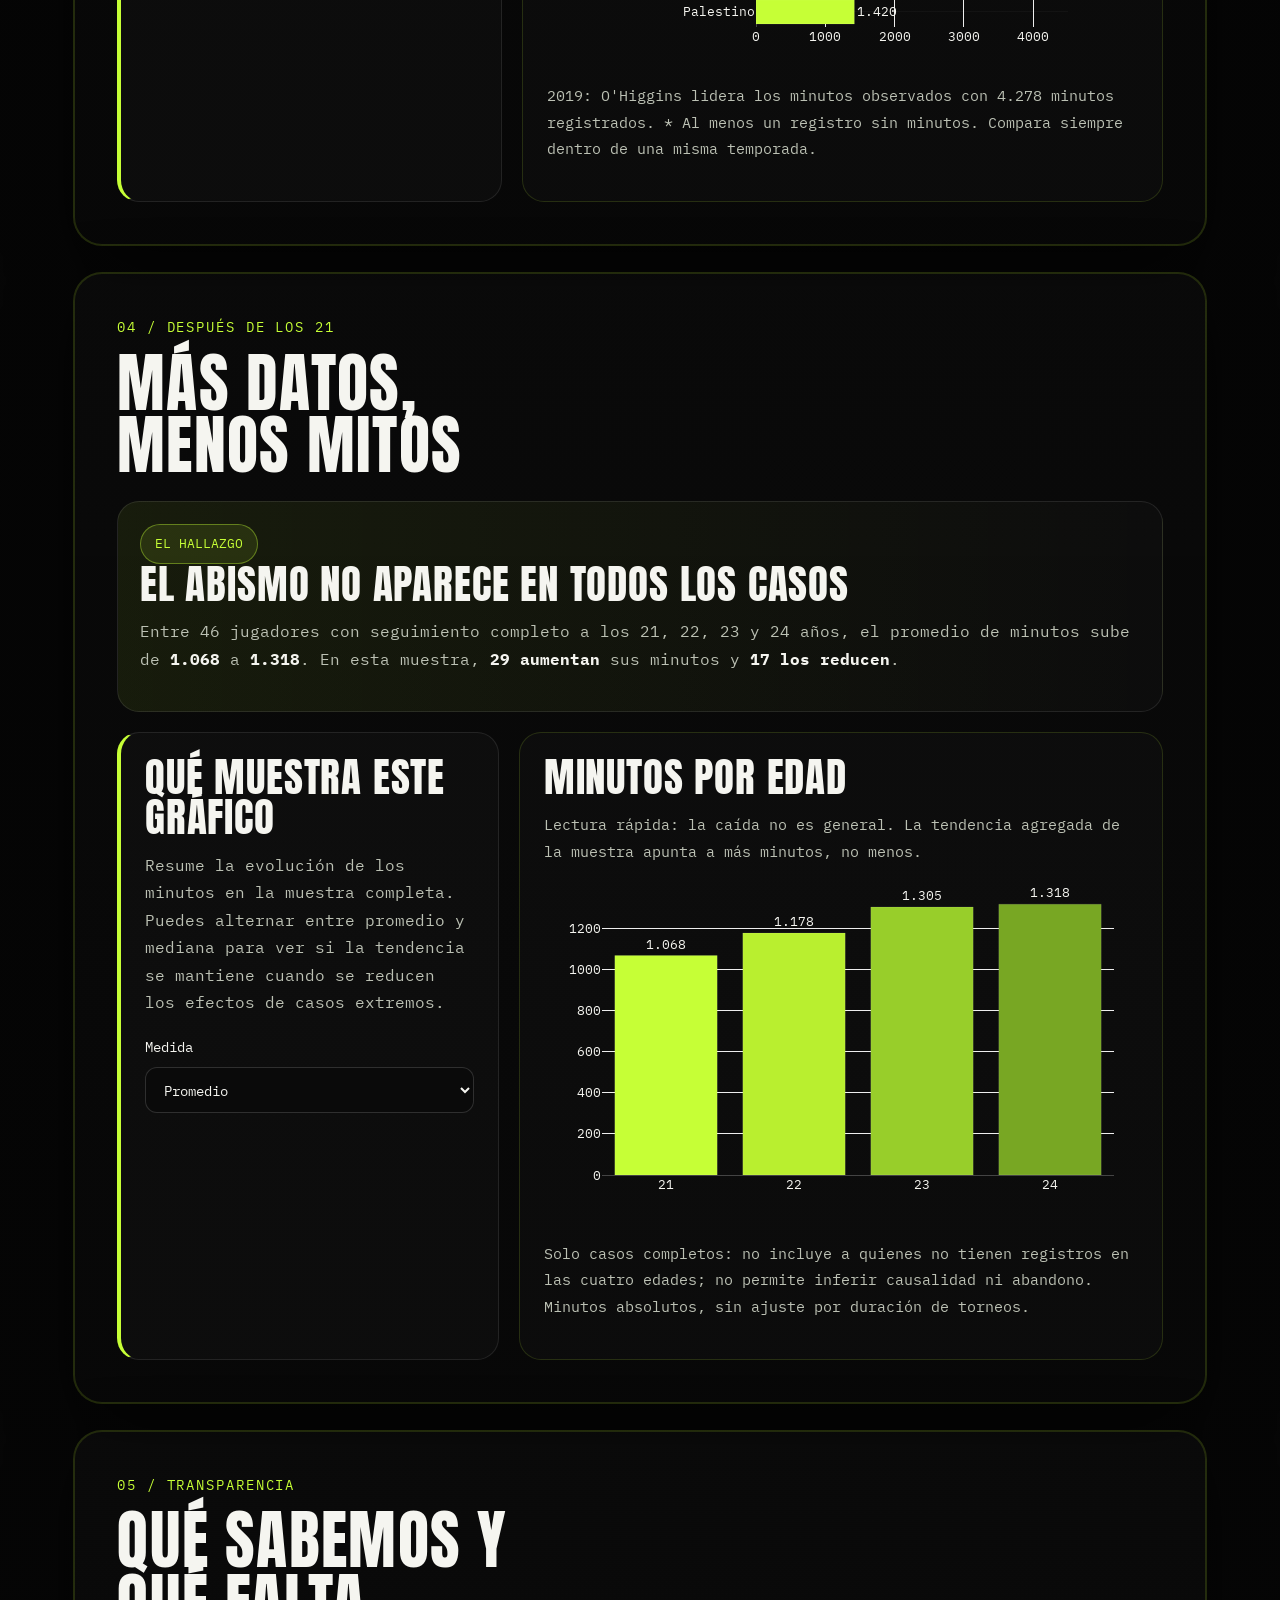
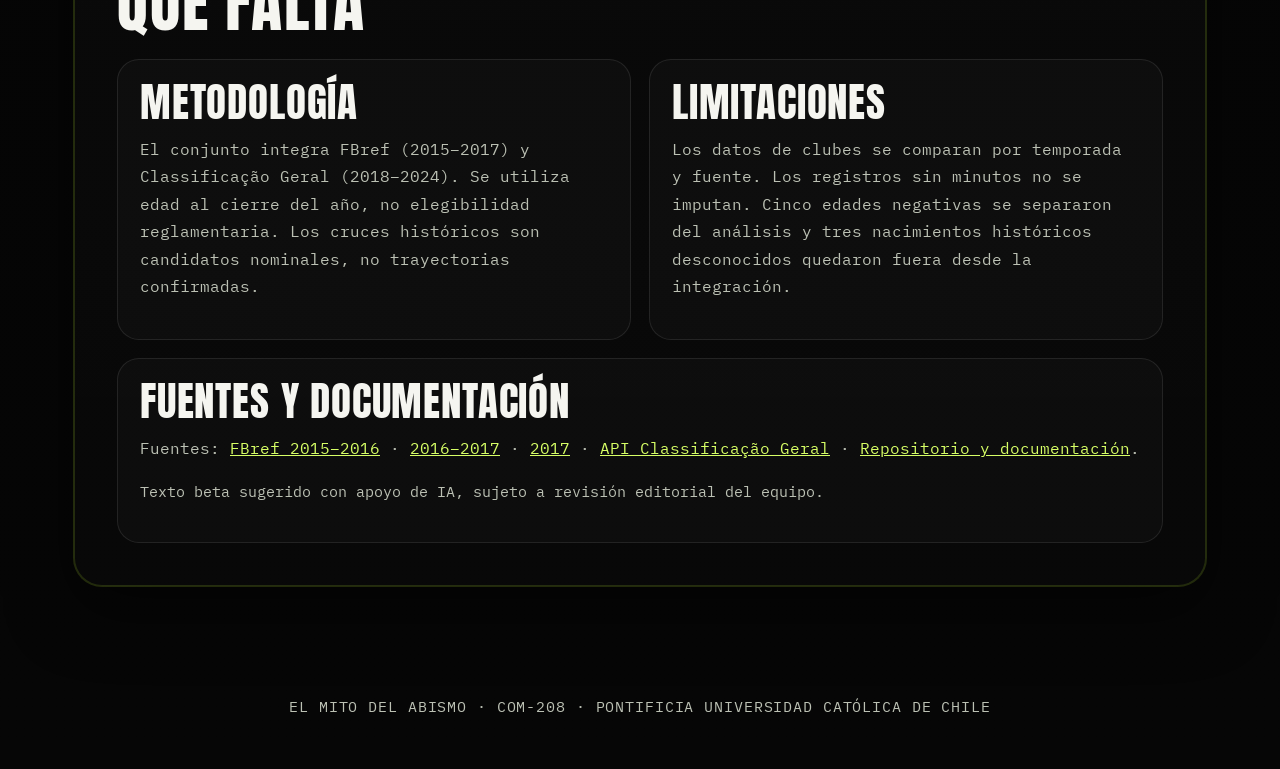
<file: Entrega_05/Visualizaciones/codigo/index.html>
<!doctype html>
<html lang="es">
<head>
  <meta charset="utf-8">
  <meta name="viewport" content="width=device-width,initial-scale=1">
  <title>El mito del abismo</title>
  <link rel="stylesheet" href="style.css">
  <script defer src="plotly.min.js"></script>
  <script defer src="data.js"></script>
  <script defer src="script.js"></script>
</head>
<body>
  <div class="page-shell">
    <header class="hero">
      <div class="hero-topline">
        <span>/// FÚTBOL CHILENO / DATASTORY</span>
        <span class="hero-counter">01 / 05</span>
      </div>

      <div class="hero-grid">
        <div class="hero-copy">
          <p class="eyebrow">PERIODISMO DE DATOS</p>
          <h1>EL MITO DEL <span>ABISMO</span></h1>
          <p class="hero-lead">¿Qué pasa con las oportunidades de los futbolistas jóvenes en Chile? Los datos muestran una realidad más compleja que la idea de un “abismo” entre el fútbol formativo y el profesional.</p>
          <div class="hero-actions">
            <a class="button-primary" href="#introduccion">EXPLORAR EL ANÁLISIS</a>
          </div>
          <p class="byline">Sofía Carvajal y Vicente Labbé · COM-208 · versión beta</p>
        </div>

        <aside class="hero-panel" aria-label="Resumen principal">
          <div class="badge">HALLAZGO</div>
          <div class="big-number">46</div>
          <p class="hero-panel-copy">jugadores con minutos observados a los 21, 22, 23 y 24 años.</p>
          <div class="slashes"></div>
        </aside>
      </div>
    </header>

    <nav class="menu-capitulos" aria-label="Capítulos">
      <a href="#introduccion">Inicio</a>
      <a href="#historico">Los datos</a>
      <a href="#visualizacion-02">Clubes</a>
      <a href="#trayectorias">Trayectorias</a>
      <a href="#metodologia">Método</a>
    </nav>

    <main>
      <section id="introduccion" class="story-card intro-card">
        <div class="section-head">
          <p class="kicker">01 / LA PREGUNTA</p>
          <h2>Entrar no es lo mismo que quedarse</h2>
        </div>

        <div class="split-copy">
          <div>
            <p>La regla juvenil instala una promesa: abrir espacio para el debut de futbolistas jóvenes. Pero una cosa es entrar a Primera y otra muy distinta es sostener minutos, continuidad y protagonismo cuando pasan los años.</p>
            <p>Esta investigación toma esa intuición y la pone a prueba con registros por temporada, club, edad y minutos jugados.</p>
          </div>
          <div class="highlight-box">
            <h3>La hipótesis</h3>
            <p>La creencia extendida dice que en Chile es cada vez más difícil consolidarse en el primer equipo. ¿Es verdad? Analizamos diez temporadas entre 2015 y 2024 para explorar la continuidad de minutos.</p>
          </div>
        </div>

        <div class="stats-grid">
          <article class="stat-card">
            <strong>1.659</strong>
            <span>registros analíticos integrados</span>
          </article>
          <article class="stat-card">
            <strong>259</strong>
            <span>registros históricos con minutos</span>
          </article>
          <article class="stat-card">
            <strong>46</strong>
            <span>casos completos seguidos entre los 21 y 24 años</span>
          </article>
        </div>

        <p class="section-footnote">Estos números describen la base construida para la investigación, no el universo total de futbolistas ni los beneficiarios formales de la norma.</p>
      </section>

      <section id="historico" class="story-card">
        <div class="section-head">
          <p class="kicker">02 / LA COBERTURA</p>
          <h2>Diez años, dos fuentes</h2>
        </div>

        <div class="viz-layout">
          <div class="viz-copy-panel">
            <h3>Dónde están los datos</h3>
            <p>La reconstrucción 2015–2017 suma <strong>259 registros con minutos</strong>. Para 2018–2024 quedan <strong>253 registros sin minutos</strong> después de excluir cinco edades imposibles.</p>
            <p>La ausencia de datos no significa ausencia de juego: significa que la cobertura de las fuentes es desigual y que parte de la historia todavía debe leerse con cautela.</p>
            <div class="mini-tag">Lectura rápida: la cobertura es desigual entre temporadas.</div>
          </div>

          <div class="viz-panel">
            <div class="viz-title-wrap">
              <h3>Participación de registros con y sin minutos</h3>
              <p class="viz-caption">Cada barra resume cuántos registros aparecen por temporada y cuántos de esos casos tienen minutos utilizables para el análisis.</p>
            </div>
            <div id="coverage" class="plot" aria-label="Cobertura por temporada"></div>
            <p id="coverage-summary" class="note note-strong"></p>
          </div>
        </div>

        <div class="explorer-block">
          <div class="explorer-header">
            <div>
              <p class="kicker">EXPLORADOR</p>
              <h3>Busca jugadores y clubes en los primeros torneos</h3>
            </div>
            <p class="viz-caption">Filtra la base histórica por temporada, nombre o club. La tabla muestra los registros recuperados y su porcentaje nominal de minutos programados.</p>
          </div>

          <div class="controls">
            <label>Temporada <select id="historical-season"></select></label>
            <label>Jugador o club <input id="search" type="search" placeholder="Ej. Suazo"></label>
            <label>Orden <select id="order"><option value="minutes">Más minutos</option><option value="name">Nombre</option></select></label>
          </div>

          <p id="result-count" class="result-count" aria-live="polite"></p>
          <div class="table-scroll">
            <table>
              <thead>
                <tr><th>Jugador</th><th>Club</th><th>Nacimiento</th><th>Minutos</th><th>% nominal</th></tr>
              </thead>
              <tbody id="historical-rows"></tbody>
            </table>
          </div>
          <p class="note">Porcentaje nominal: minutos / (90 × 30 fechas), o 15 fechas en Transición 2017. No es un cálculo reglamentario.</p>
        </div>
      </section>

      <section id="visualizacion-02" class="story-card">
        <div class="section-head">
          <p class="kicker">03 / LOS CLUBES</p>
          <h2>El espacio que dan los equipos</h2>
        </div>

        <div class="viz-layout">
          <div class="viz-copy-panel accent-left">
            <h3>La desigualdad entre clubes</h3>
            <p>No todos los equipos entregan las mismas oportunidades. En algunas temporadas hay clubes que concentran muchos más minutos juveniles que otros.</p>
            <p>Este gráfico permite comparar el espacio registrado para futbolistas chilenos jóvenes dentro de una misma temporada.</p>
            <label class="compact-label">Temporada <select id="club-season"></select></label>
          </div>

          <div class="viz-panel">
            <div class="viz-title-wrap">
              <h3>Minutos registrados por club</h3>
              <p class="viz-caption">Selecciona una temporada y compara los minutos registrados de jugadores de hasta 21 años al cierre del año.</p>
            </div>
            <div id="clubs" class="plot" aria-label="Minutos por club"></div>
            <p id="club-note" class="note note-strong"></p>
          </div>
        </div>
      </section>

      <section id="trayectorias" class="story-card">
        <div class="section-head">
          <p class="kicker">04 / DESPUÉS DE LOS 21</p>
          <h2>Más datos, menos mitos</h2>
        </div>

        <div class="conclusion-banner">
          <span class="badge">EL HALLAZGO</span>
          <h3>El abismo no aparece en todos los casos</h3>
          <p>Entre 46 jugadores con seguimiento completo a los 21, 22, 23 y 24 años, el promedio de minutos sube de <strong>1.068</strong> a <strong>1.318</strong>. En esta muestra, <strong>29 aumentan</strong> sus minutos y <strong>17 los reducen</strong>.</p>
        </div>

        <div class="viz-layout single-viz">
          <div class="viz-copy-panel">
            <h3>Qué muestra este gráfico</h3>
            <p>Resume la evolución de los minutos en la muestra completa. Puedes alternar entre promedio y mediana para ver si la tendencia se mantiene cuando se reducen los efectos de casos extremos.</p>
            <label class="compact-label">Medida <select id="metric"><option value="promedio">Promedio</option><option value="mediana">Mediana</option></select></label>
          </div>

          <div class="viz-panel">
            <div class="viz-title-wrap">
              <h3>Minutos por edad</h3>
              <p class="viz-caption">Lectura rápida: la caída no es general. La tendencia agregada de la muestra apunta a más minutos, no menos.</p>
            </div>
            <div id="ages" class="plot" aria-label="Minutos por edad"></div>
            <p id="age-note" class="note note-strong">Solo casos completos: no incluye a quienes no tienen registros en las cuatro edades; no permite inferir causalidad ni abandono. Minutos absolutos, sin ajuste por duración de torneos.</p>
          </div>
        </div>
      </section>

      <section id="metodologia" class="story-card method-card">
        <div class="section-head">
          <p class="kicker">05 / TRANSPARENCIA</p>
          <h2>Qué sabemos y qué falta</h2>
        </div>

        <div class="method-grid">
          <div class="method-box">
            <h3>Metodología</h3>
            <p>El conjunto integra FBref (2015–2017) y Classificação Geral (2018–2024). Se utiliza edad al cierre del año, no elegibilidad reglamentaria. Los cruces históricos son candidatos nominales, no trayectorias confirmadas.</p>
          </div>
          <div class="method-box">
            <h3>Limitaciones</h3>
            <p>Los datos de clubes se comparan por temporada y fuente. Los registros sin minutos no se imputan. Cinco edades negativas se separaron del análisis y tres nacimientos históricos desconocidos quedaron fuera desde la integración.</p>
          </div>
        </div>

        <div class="sources-box">
          <h3>Fuentes y documentación</h3>
          <p>Fuentes: <a href="https://fbref.com/en/comps/35/2015-2016/stats/2015-2016-Liga-de-Primera-Stats">FBref 2015–2016</a> · <a href="https://fbref.com/en/comps/35/2016-2017/stats/2016-2017-Liga-de-Primera-Stats">2016–2017</a> · <a href="https://fbref.com/en/comps/35/2017/stats/2017-Liga-de-Primera-Stats">2017</a> · <a href="https://api.classificacaogeral.com.br/v1/competitions/265/editions/2018/players">API Classificação Geral</a> · <a href="https://github.com/vicentelabbe/proyecto-narracion-grafica-sub21">Repositorio y documentación</a>.</p>
          <p class="note">Texto beta sugerido con apoyo de IA, sujeto a revisión editorial del equipo.</p>
        </div>
      </section>
    </main>

    <footer>
      EL MITO DEL ABISMO · COM-208 · PONTIFICIA UNIVERSIDAD CATÓLICA DE CHILE
    </footer>
  </div>
</body>
</html>
</file>
<file: docs/style.css>
@import url('https://fonts.googleapis.com/css2?family=Anton&family=IBM+Plex+Mono:wght@400;500;600;700&display=swap');

:root {
  --bg: #050505;
  --panel: #0d0d0d;
  --panel-2: #111111;
  --line: rgba(198, 255, 54, 0.38);
  --line-soft: rgba(198, 255, 54, 0.14);
  --green: #c6ff36;
  --green-2: #d7ff66;
  --white: #f5f5f0;
  --muted: #bcc1b4;
  --shadow: 0 0 0 1px rgba(198, 255, 54, 0.16), 0 22px 65px rgba(0, 0, 0, 0.55);
  --max: 1180px;
}

* { box-sizing: border-box; }
html { scroll-behavior: smooth; }
body {
  margin: 0;
  color: var(--white);
  background:
    radial-gradient(circle at top right, rgba(198,255,54,.08), transparent 22%),
    radial-gradient(circle at left 20%, rgba(198,255,54,.05), transparent 18%),
    linear-gradient(180deg, #040404 0%, #060606 100%);
  font: 16px/1.72 'IBM Plex Mono', monospace;
}
body::before {
  content: "";
  position: fixed;
  inset: 0;
  pointer-events: none;
  opacity: .3;
  background-image:
    linear-gradient(rgba(255,255,255,.018) 1px, transparent 1px),
    linear-gradient(90deg, rgba(255,255,255,.018) 1px, transparent 1px);
  background-size: 32px 32px;
}

a { color: var(--green-2); }
img { max-width: 100%; display: block; }

.page-shell {
  position: relative;
  overflow: hidden;
}

.hero,
main,
footer,
.menu-capitulos {
  position: relative;
  z-index: 1;
}

.hero {
  max-width: var(--max);
  margin: 0 auto;
  padding: 30px 24px 54px;
}
.hero-topline {
  display: flex;
  justify-content: space-between;
  align-items: center;
  gap: 16px;
  color: var(--green);
  font-size: 0.95rem;
  letter-spacing: .08em;
  text-transform: uppercase;
}
.hero-counter {
  border: 1px solid var(--line);
  padding: 8px 12px;
  border-radius: 999px;
}
.hero-grid {
  margin-top: 26px;
  display: grid;
  grid-template-columns: minmax(0, 1.5fr) minmax(280px, .9fr);
  gap: 26px;
  align-items: stretch;
}
.hero-copy,
.hero-panel {
  background: linear-gradient(180deg, rgba(255,255,255,.02), rgba(255,255,255,.01));
  border: 1px solid var(--line-soft);
  border-radius: 26px;
  box-shadow: var(--shadow);
}
.hero-copy {
  padding: clamp(28px, 4vw, 48px);
  min-height: 500px;
  display: flex;
  flex-direction: column;
  justify-content: center;
  background:
    linear-gradient(140deg, rgba(198,255,54,.08), transparent 34%),
    linear-gradient(180deg, rgba(255,255,255,.03), rgba(255,255,255,.01));
}
.eyebrow,
.kicker {
  color: var(--green);
  text-transform: uppercase;
  letter-spacing: .14em;
  font-size: .85rem;
  margin: 0 0 12px;
}
h1, h2, h3 {
  font-family: 'Anton', Impact, sans-serif;
  font-weight: 400;
  letter-spacing: .02em;
  margin: 0;
  text-transform: uppercase;
  line-height: .98;
}
h1 {
  font-size: clamp(4rem, 10vw, 8.5rem);
  max-width: 7.2ch;
}
h1 span,
.highlight-box h3,
.big-number,
.stat-card strong,
.note-strong,
.conclusion-banner h3 {
  color: var(--green);
}
.hero-lead {
  max-width: 640px;
  margin: 22px 0 0;
  font-size: clamp(1rem, 1.8vw, 1.4rem);
  color: var(--white);
}
.hero-actions {
  margin-top: 28px;
}
.button-primary {
  display: inline-flex;
  align-items: center;
  justify-content: center;
  gap: 8px;
  min-height: 52px;
  padding: 0 22px;
  background: transparent;
  color: var(--green);
  border: 2px solid var(--green);
  text-decoration: none;
  font-weight: 700;
  border-radius: 12px;
  box-shadow: inset 0 0 0 1px rgba(198,255,54,.25), 0 0 25px rgba(198,255,54,.08);
}
.byline {
  margin-top: 22px;
  color: var(--muted);
  font-size: .92rem;
}
.hero-panel {
  padding: 28px;
  display: flex;
  flex-direction: column;
  justify-content: center;
  position: relative;
  overflow: hidden;
  min-height: 500px;
  background:
    linear-gradient(135deg, rgba(198,255,54,.16), rgba(198,255,54,.02) 42%, rgba(255,255,255,.02) 42%),
    linear-gradient(180deg, rgba(255,255,255,.03), rgba(255,255,255,.01));
}
.badge {
  display: inline-flex;
  align-items: center;
  gap: 8px;
  width: fit-content;
  padding: 8px 14px;
  border-radius: 999px;
  background: rgba(198,255,54,.1);
  border: 1px solid var(--line);
  color: var(--green);
  text-transform: uppercase;
  font-size: .8rem;
}
.big-number {
  font-family: 'Anton', Impact, sans-serif;
  font-size: clamp(4rem, 8vw, 7rem);
  line-height: .9;
  margin-top: 22px;
}
.hero-panel-copy {
  margin: 14px 0 0;
  max-width: 18ch;
  font-size: 1.04rem;
}
.slashes {
  position: absolute;
  inset: auto -20px 32px auto;
  width: 200px;
  height: 200px;
  opacity: .28;
  transform: skew(-18deg);
  background: linear-gradient(90deg, transparent 0 20%, var(--green) 20% 35%, transparent 35% 50%, var(--green) 50% 65%, transparent 65% 80%, var(--green) 80% 95%, transparent 95%);
}

.menu-capitulos {
  position: sticky;
  top: 0;
  display: flex;
  gap: 12px;
  justify-content: center;
  padding: 16px 24px;
  backdrop-filter: blur(12px);
  background: rgba(5, 5, 5, .86);
  border-top: 1px solid rgba(255,255,255,.06);
  border-bottom: 1px solid rgba(255,255,255,.06);
}
.menu-capitulos a {
  text-decoration: none;
  color: var(--muted);
  border: 1px solid rgba(255,255,255,.12);
  border-radius: 999px;
  padding: 10px 16px;
  font-size: .92rem;
}
.menu-capitulos a:hover,
.menu-capitulos a:focus-visible {
  color: var(--green);
  border-color: var(--line);
}

main {
  max-width: var(--max);
  margin: 0 auto;
  padding: 26px 24px 80px;
}
.story-card {
  scroll-margin-top: 94px;
  background: linear-gradient(180deg, rgba(255,255,255,.02), rgba(255,255,255,.01));
  border: 1px solid var(--line-soft);
  border-radius: 28px;
  padding: clamp(28px, 4vw, 42px);
  box-shadow: var(--shadow);
  margin-bottom: 28px;
}
.section-head {
  margin-bottom: 24px;
}
h2 {
  font-size: clamp(2.4rem, 5vw, 4.9rem);
  color: var(--white);
  max-width: 13ch;
}
p {
  margin: 0 0 16px;
  color: var(--muted);
}
strong { color: var(--white); }
.split-copy {
  display: grid;
  grid-template-columns: 1.3fr 1fr;
  gap: 22px;
  align-items: start;
}
.highlight-box,
.viz-copy-panel,
.method-box,
.sources-box,
.explorer-block,
.conclusion-banner {
  background: rgba(255,255,255,.025);
  border: 1px solid rgba(255,255,255,.09);
  border-radius: 22px;
}
.highlight-box {
  padding: 22px;
}
.highlight-box h3 {
  font-size: clamp(1.5rem, 3vw, 2.25rem);
  margin-bottom: 14px;
}
.stats-grid {
  margin-top: 28px;
  display: grid;
  grid-template-columns: repeat(3, 1fr);
  gap: 16px;
}
.stat-card {
  padding: 22px;
  background: linear-gradient(180deg, rgba(198,255,54,.06), rgba(255,255,255,.02));
  border: 1px solid rgba(198,255,54,.18);
  border-radius: 20px;
}
.stat-card strong {
  display: block;
  font-size: clamp(2.2rem, 4vw, 4rem);
  line-height: 1;
  margin-bottom: 12px;
}
.stat-card span {
  color: var(--white);
}
.section-footnote {
  margin-top: 18px;
  font-size: .94rem;
}

.viz-layout {
  display: grid;
  grid-template-columns: minmax(260px, .84fr) minmax(0, 1.4fr);
  gap: 20px;
  align-items: stretch;
}
.single-viz { grid-template-columns: minmax(250px, .8fr) minmax(0, 1.35fr); }
.viz-copy-panel,
.viz-panel {
  padding: 24px;
}
.viz-copy-panel {
  border-left: 4px solid var(--green);
}
.viz-copy-panel h3,
.viz-title-wrap h3,
.method-box h3,
.sources-box h3,
.explorer-header h3,
.conclusion-banner h3 {
  font-size: clamp(1.7rem, 3.2vw, 2.8rem);
  color: var(--white);
  margin-bottom: 14px;
}
.viz-copy-panel p:last-of-type { margin-bottom: 0; }
.viz-panel {
  background: rgba(255,255,255,.018);
  border: 1px solid rgba(198,255,54,.14);
  border-radius: 22px;
}
.viz-title-wrap {
  margin-bottom: 12px;
}
.viz-caption {
  margin-top: 8px;
  font-size: .95rem;
}
.mini-tag {
  display: inline-block;
  margin-top: 14px;
  padding: 10px 14px;
  border: 1px solid rgba(198,255,54,.18);
  border-radius: 12px;
  color: var(--green-2);
  background: rgba(198,255,54,.06);
  font-size: .9rem;
}
.compact-label {
  display: flex;
  flex-direction: column;
  gap: 8px;
  margin-top: 18px;
}
.plot {
  width: 100%;
  min-height: 340px;
}
.note {
  color: var(--muted);
  font-size: .92rem;
}
.note-strong {
  margin-top: 10px;
  font-size: .96rem;
}

.explorer-block {
  margin-top: 22px;
  padding: 24px;
}
.explorer-header {
  display: grid;
  grid-template-columns: minmax(0, .9fr) minmax(280px, 1fr);
  gap: 16px;
  align-items: end;
  margin-bottom: 18px;
}
.controls {
  display: flex;
  flex-wrap: wrap;
  gap: 14px;
  margin-bottom: 12px;
}
label {
  display: flex;
  flex-direction: column;
  gap: 8px;
  color: var(--white);
  font-size: .9rem;
}
select,
input {
  width: 100%;
  min-height: 46px;
  border-radius: 12px;
  border: 1px solid rgba(255,255,255,.15);
  background: #0a0a0a;
  color: var(--white);
  font: inherit;
  padding: 0 14px;
}
.result-count {
  color: var(--green);
  margin: 10px 0 14px;
}
.table-scroll {
  overflow: auto;
  max-height: 430px;
  border-radius: 18px;
  border: 1px solid rgba(255,255,255,.08);
  background: rgba(0,0,0,.2);
}
table {
  width: 100%;
  border-collapse: collapse;
  min-width: 620px;
}
th,
 td {
  text-align: left;
  padding: 11px 12px;
  border-bottom: 1px solid rgba(255,255,255,.08);
}
th {
  position: sticky;
  top: 0;
  background: #121212;
  color: var(--green);
  text-transform: uppercase;
  letter-spacing: .04em;
  font-size: .82rem;
}
tr:hover td { background: rgba(198,255,54,.05); }

.conclusion-banner {
  padding: 22px;
  margin-bottom: 20px;
  background: linear-gradient(90deg, rgba(198,255,54,.08), rgba(255,255,255,.02));
}
.conclusion-banner p { margin-top: 14px; }

.method-grid {
  display: grid;
  grid-template-columns: repeat(2, 1fr);
  gap: 18px;
}
.method-box,
.sources-box {
  padding: 22px;
}
.sources-box { margin-top: 18px; }

footer {
  padding: 0 24px 50px;
  text-align: center;
  color: var(--muted);
  font-size: .92rem;
  letter-spacing: .06em;
}

:focus-visible {
  outline: 3px solid var(--green);
  outline-offset: 4px;
}

@media (max-width: 980px) {
  .hero-grid,
  .split-copy,
  .viz-layout,
  .explorer-header,
  .method-grid {
    grid-template-columns: 1fr;
  }

  .hero-copy,
  .hero-panel { min-height: auto; }
  .stats-grid { grid-template-columns: 1fr; }
  .menu-capitulos { justify-content: flex-start; overflow-x: auto; }
}

@media (max-width: 640px) {
  .hero,
  main,
  footer { padding-left: 16px; padding-right: 16px; }
  .menu-capitulos { padding-left: 16px; padding-right: 16px; }
  .story-card { padding: 22px 18px; border-radius: 22px; }
  h1 { font-size: clamp(3.1rem, 18vw, 5.5rem); }
  h2 { font-size: clamp(2rem, 12vw, 3rem); }
  .button-primary { width: 100%; }
  table { min-width: 540px; }
}
</file>
<file: Entrega_05/Visualizaciones/codigo/style.css>
@import url('https://fonts.googleapis.com/css2?family=Anton&family=IBM+Plex+Mono:wght@400;500;600;700&display=swap');

:root {
  --bg: #050505;
  --panel: #0d0d0d;
  --panel-2: #111111;
  --line: rgba(198, 255, 54, 0.38);
  --line-soft: rgba(198, 255, 54, 0.14);
  --green: #c6ff36;
  --green-2: #d7ff66;
  --white: #f5f5f0;
  --muted: #bcc1b4;
  --shadow: 0 0 0 1px rgba(198, 255, 54, 0.16), 0 22px 65px rgba(0, 0, 0, 0.55);
  --max: 1180px;
}

* { box-sizing: border-box; }
html { scroll-behavior: smooth; }
body {
  margin: 0;
  color: var(--white);
  background:
    radial-gradient(circle at top right, rgba(198,255,54,.08), transparent 22%),
    radial-gradient(circle at left 20%, rgba(198,255,54,.05), transparent 18%),
    linear-gradient(180deg, #040404 0%, #060606 100%);
  font: 16px/1.72 'IBM Plex Mono', monospace;
}
body::before {
  content: "";
  position: fixed;
  inset: 0;
  pointer-events: none;
  opacity: .3;
  background-image:
    linear-gradient(rgba(255,255,255,.018) 1px, transparent 1px),
    linear-gradient(90deg, rgba(255,255,255,.018) 1px, transparent 1px);
  background-size: 32px 32px;
}

a { color: var(--green-2); }
img { max-width: 100%; display: block; }

.page-shell {
  position: relative;
  overflow: hidden;
}

.hero,
main,
footer,
.menu-capitulos {
  position: relative;
  z-index: 1;
}

.hero {
  max-width: var(--max);
  margin: 0 auto;
  padding: 30px 24px 54px;
}
.hero-topline {
  display: flex;
  justify-content: space-between;
  align-items: center;
  gap: 16px;
  color: var(--green);
  font-size: 0.95rem;
  letter-spacing: .08em;
  text-transform: uppercase;
}
.hero-counter {
  border: 1px solid var(--line);
  padding: 8px 12px;
  border-radius: 999px;
}
.hero-grid {
  margin-top: 26px;
  display: grid;
  grid-template-columns: minmax(0, 1.5fr) minmax(280px, .9fr);
  gap: 26px;
  align-items: stretch;
}
.hero-copy,
.hero-panel {
  background: linear-gradient(180deg, rgba(255,255,255,.02), rgba(255,255,255,.01));
  border: 1px solid var(--line-soft);
  border-radius: 26px;
  box-shadow: var(--shadow);
}
.hero-copy {
  padding: clamp(28px, 4vw, 48px);
  min-height: 500px;
  display: flex;
  flex-direction: column;
  justify-content: center;
  background:
    linear-gradient(140deg, rgba(198,255,54,.08), transparent 34%),
    linear-gradient(180deg, rgba(255,255,255,.03), rgba(255,255,255,.01));
}
.eyebrow,
.kicker {
  color: var(--green);
  text-transform: uppercase;
  letter-spacing: .14em;
  font-size: .85rem;
  margin: 0 0 12px;
}
h1, h2, h3 {
  font-family: 'Anton', Impact, sans-serif;
  font-weight: 400;
  letter-spacing: .02em;
  margin: 0;
  text-transform: uppercase;
  line-height: .98;
}
h1 {
  font-size: clamp(4rem, 10vw, 8.5rem);
  max-width: 7.2ch;
}
h1 span,
.highlight-box h3,
.big-number,
.stat-card strong,
.note-strong,
.conclusion-banner h3 {
  color: var(--green);
}
.hero-lead {
  max-width: 640px;
  margin: 22px 0 0;
  font-size: clamp(1rem, 1.8vw, 1.4rem);
  color: var(--white);
}
.hero-actions {
  margin-top: 28px;
}
.button-primary {
  display: inline-flex;
  align-items: center;
  justify-content: center;
  gap: 8px;
  min-height: 52px;
  padding: 0 22px;
  background: transparent;
  color: var(--green);
  border: 2px solid var(--green);
  text-decoration: none;
  font-weight: 700;
  border-radius: 12px;
  box-shadow: inset 0 0 0 1px rgba(198,255,54,.25), 0 0 25px rgba(198,255,54,.08);
}
.byline {
  margin-top: 22px;
  color: var(--muted);
  font-size: .92rem;
}
.hero-panel {
  padding: 28px;
  display: flex;
  flex-direction: column;
  justify-content: center;
  position: relative;
  overflow: hidden;
  min-height: 500px;
  background:
    linear-gradient(135deg, rgba(198,255,54,.16), rgba(198,255,54,.02) 42%, rgba(255,255,255,.02) 42%),
    linear-gradient(180deg, rgba(255,255,255,.03), rgba(255,255,255,.01));
}
.badge {
  display: inline-flex;
  align-items: center;
  gap: 8px;
  width: fit-content;
  padding: 8px 14px;
  border-radius: 999px;
  background: rgba(198,255,54,.1);
  border: 1px solid var(--line);
  color: var(--green);
  text-transform: uppercase;
  font-size: .8rem;
}
.big-number {
  font-family: 'Anton', Impact, sans-serif;
  font-size: clamp(4rem, 8vw, 7rem);
  line-height: .9;
  margin-top: 22px;
}
.hero-panel-copy {
  margin: 14px 0 0;
  max-width: 18ch;
  font-size: 1.04rem;
}
.slashes {
  position: absolute;
  inset: auto -20px 32px auto;
  width: 200px;
  height: 200px;
  opacity: .28;
  transform: skew(-18deg);
  background: linear-gradient(90deg, transparent 0 20%, var(--green) 20% 35%, transparent 35% 50%, var(--green) 50% 65%, transparent 65% 80%, var(--green) 80% 95%, transparent 95%);
}

.menu-capitulos {
  position: sticky;
  top: 0;
  display: flex;
  gap: 12px;
  justify-content: center;
  padding: 16px 24px;
  backdrop-filter: blur(12px);
  background: rgba(5, 5, 5, .86);
  border-top: 1px solid rgba(255,255,255,.06);
  border-bottom: 1px solid rgba(255,255,255,.06);
}
.menu-capitulos a {
  text-decoration: none;
  color: var(--muted);
  border: 1px solid rgba(255,255,255,.12);
  border-radius: 999px;
  padding: 10px 16px;
  font-size: .92rem;
}
.menu-capitulos a:hover,
.menu-capitulos a:focus-visible {
  color: var(--green);
  border-color: var(--line);
}

main {
  max-width: var(--max);
  margin: 0 auto;
  padding: 26px 24px 80px;
}
.story-card {
  scroll-margin-top: 94px;
  background: linear-gradient(180deg, rgba(255,255,255,.02), rgba(255,255,255,.01));
  border: 1px solid var(--line-soft);
  border-radius: 28px;
  padding: clamp(28px, 4vw, 42px);
  box-shadow: var(--shadow);
  margin-bottom: 28px;
}
.section-head {
  margin-bottom: 24px;
}
h2 {
  font-size: clamp(2.4rem, 5vw, 4.9rem);
  color: var(--white);
  max-width: 13ch;
}
p {
  margin: 0 0 16px;
  color: var(--muted);
}
strong { color: var(--white); }
.split-copy {
  display: grid;
  grid-template-columns: 1.3fr 1fr;
  gap: 22px;
  align-items: start;
}
.highlight-box,
.viz-copy-panel,
.method-box,
.sources-box,
.explorer-block,
.conclusion-banner {
  background: rgba(255,255,255,.025);
  border: 1px solid rgba(255,255,255,.09);
  border-radius: 22px;
}
.highlight-box {
  padding: 22px;
}
.highlight-box h3 {
  font-size: clamp(1.5rem, 3vw, 2.25rem);
  margin-bottom: 14px;
}
.stats-grid {
  margin-top: 28px;
  display: grid;
  grid-template-columns: repeat(3, 1fr);
  gap: 16px;
}
.stat-card {
  padding: 22px;
  background: linear-gradient(180deg, rgba(198,255,54,.06), rgba(255,255,255,.02));
  border: 1px solid rgba(198,255,54,.18);
  border-radius: 20px;
}
.stat-card strong {
  display: block;
  font-size: clamp(2.2rem, 4vw, 4rem);
  line-height: 1;
  margin-bottom: 12px;
}
.stat-card span {
  color: var(--white);
}
.section-footnote {
  margin-top: 18px;
  font-size: .94rem;
}

.viz-layout {
  display: grid;
  grid-template-columns: minmax(260px, .84fr) minmax(0, 1.4fr);
  gap: 20px;
  align-items: stretch;
}
.single-viz { grid-template-columns: minmax(250px, .8fr) minmax(0, 1.35fr); }
.viz-copy-panel,
.viz-panel {
  padding: 24px;
}
.viz-copy-panel {
  border-left: 4px solid var(--green);
}
.viz-copy-panel h3,
.viz-title-wrap h3,
.method-box h3,
.sources-box h3,
.explorer-header h3,
.conclusion-banner h3 {
  font-size: clamp(1.7rem, 3.2vw, 2.8rem);
  color: var(--white);
  margin-bottom: 14px;
}
.viz-copy-panel p:last-of-type { margin-bottom: 0; }
.viz-panel {
  background: rgba(255,255,255,.018);
  border: 1px solid rgba(198,255,54,.14);
  border-radius: 22px;
}
.viz-title-wrap {
  margin-bottom: 12px;
}
.viz-caption {
  margin-top: 8px;
  font-size: .95rem;
}
.mini-tag {
  display: inline-block;
  margin-top: 14px;
  padding: 10px 14px;
  border: 1px solid rgba(198,255,54,.18);
  border-radius: 12px;
  color: var(--green-2);
  background: rgba(198,255,54,.06);
  font-size: .9rem;
}
.compact-label {
  display: flex;
  flex-direction: column;
  gap: 8px;
  margin-top: 18px;
}
.plot {
  width: 100%;
  min-height: 340px;
}
.note {
  color: var(--muted);
  font-size: .92rem;
}
.note-strong {
  margin-top: 10px;
  font-size: .96rem;
}

.explorer-block {
  margin-top: 22px;
  padding: 24px;
}
.explorer-header {
  display: grid;
  grid-template-columns: minmax(0, .9fr) minmax(280px, 1fr);
  gap: 16px;
  align-items: end;
  margin-bottom: 18px;
}
.controls {
  display: flex;
  flex-wrap: wrap;
  gap: 14px;
  margin-bottom: 12px;
}
label {
  display: flex;
  flex-direction: column;
  gap: 8px;
  color: var(--white);
  font-size: .9rem;
}
select,
input {
  width: 100%;
  min-height: 46px;
  border-radius: 12px;
  border: 1px solid rgba(255,255,255,.15);
  background: #0a0a0a;
  color: var(--white);
  font: inherit;
  padding: 0 14px;
}
.result-count {
  color: var(--green);
  margin: 10px 0 14px;
}
.table-scroll {
  overflow: auto;
  max-height: 430px;
  border-radius: 18px;
  border: 1px solid rgba(255,255,255,.08);
  background: rgba(0,0,0,.2);
}
table {
  width: 100%;
  border-collapse: collapse;
  min-width: 620px;
}
th,
 td {
  text-align: left;
  padding: 11px 12px;
  border-bottom: 1px solid rgba(255,255,255,.08);
}
th {
  position: sticky;
  top: 0;
  background: #121212;
  color: var(--green);
  text-transform: uppercase;
  letter-spacing: .04em;
  font-size: .82rem;
}
tr:hover td { background: rgba(198,255,54,.05); }

.conclusion-banner {
  padding: 22px;
  margin-bottom: 20px;
  background: linear-gradient(90deg, rgba(198,255,54,.08), rgba(255,255,255,.02));
}
.conclusion-banner p { margin-top: 14px; }

.method-grid {
  display: grid;
  grid-template-columns: repeat(2, 1fr);
  gap: 18px;
}
.method-box,
.sources-box {
  padding: 22px;
}
.sources-box { margin-top: 18px; }

footer {
  padding: 0 24px 50px;
  text-align: center;
  color: var(--muted);
  font-size: .92rem;
  letter-spacing: .06em;
}

:focus-visible {
  outline: 3px solid var(--green);
  outline-offset: 4px;
}

@media (max-width: 980px) {
  .hero-grid,
  .split-copy,
  .viz-layout,
  .explorer-header,
  .method-grid {
    grid-template-columns: 1fr;
  }

  .hero-copy,
  .hero-panel { min-height: auto; }
  .stats-grid { grid-template-columns: 1fr; }
  .menu-capitulos { justify-content: flex-start; overflow-x: auto; }
}

@media (max-width: 640px) {
  .hero,
  main,
  footer { padding-left: 16px; padding-right: 16px; }
  .menu-capitulos { padding-left: 16px; padding-right: 16px; }
  .story-card { padding: 22px 18px; border-radius: 22px; }
  h1 { font-size: clamp(3.1rem, 18vw, 5.5rem); }
  h2 { font-size: clamp(2rem, 12vw, 3rem); }
  .button-primary { width: 100%; }
  table { min-width: 540px; }
}
</file>
